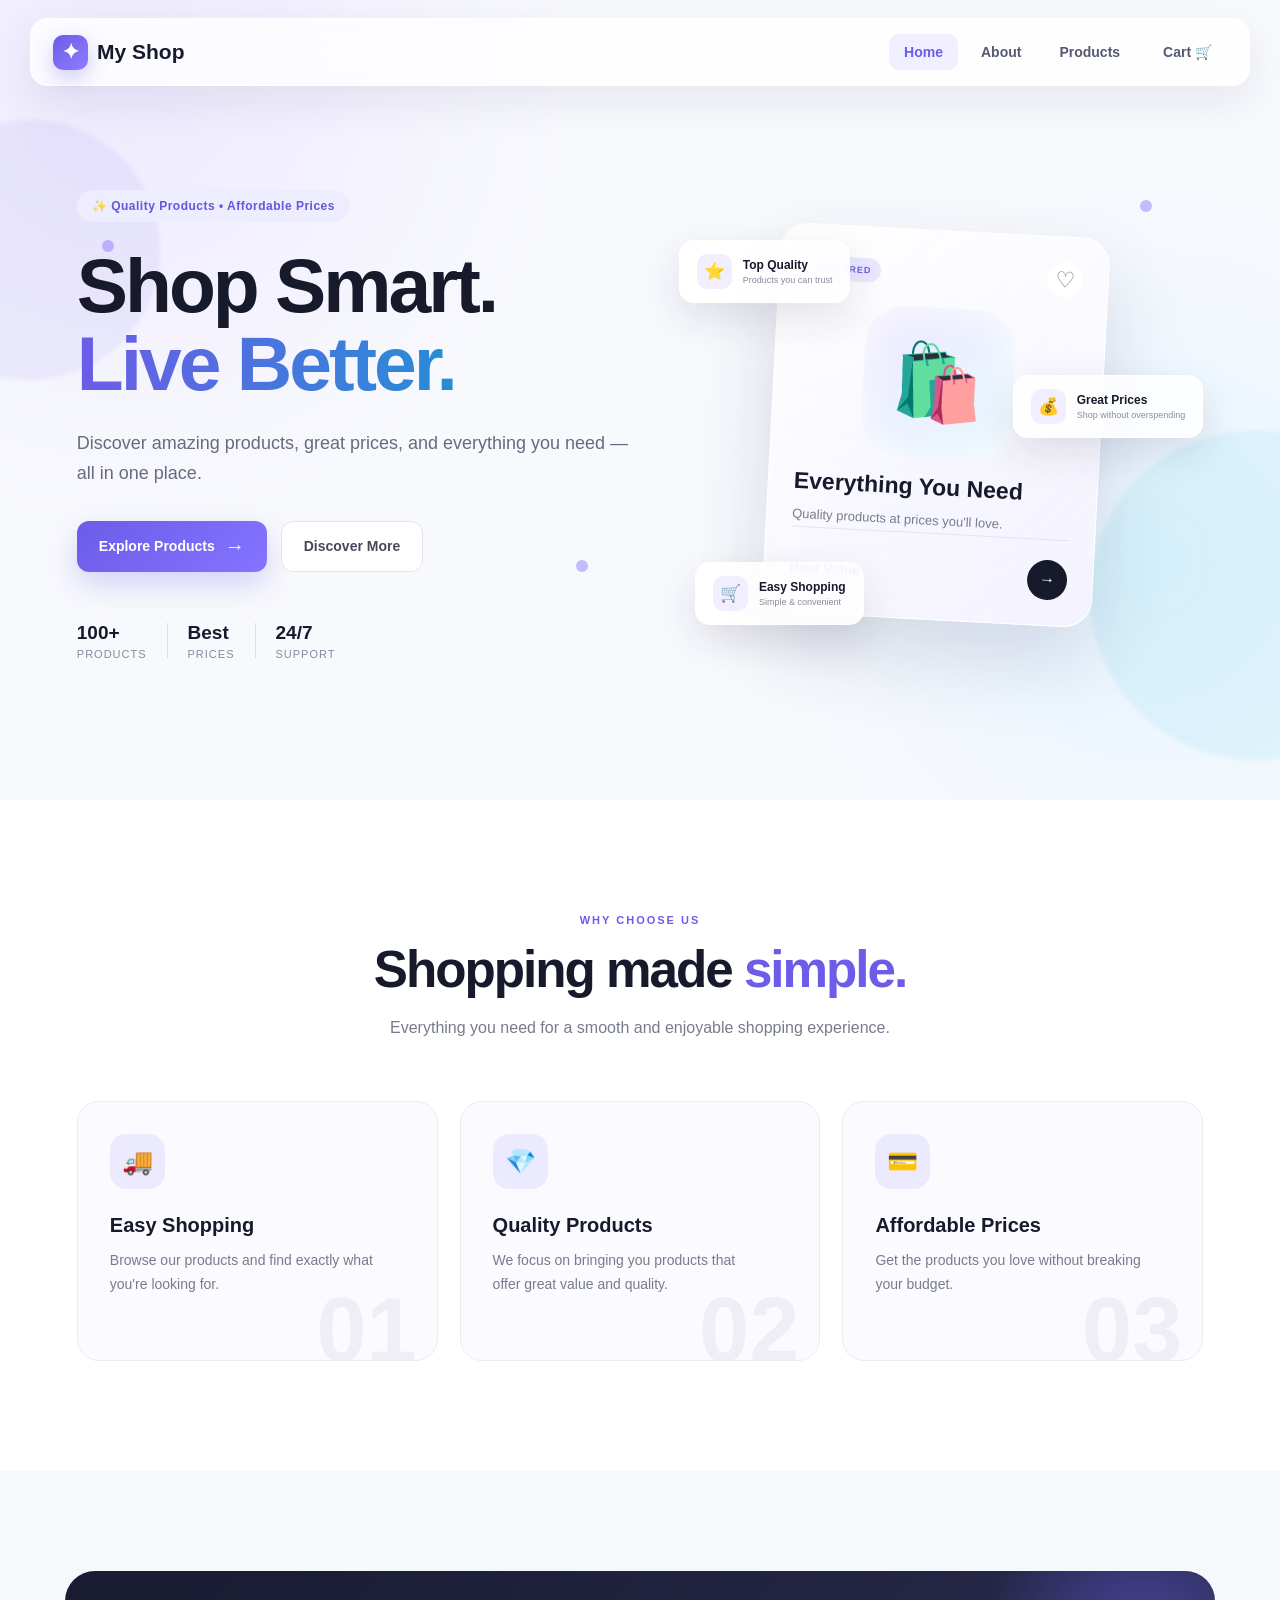
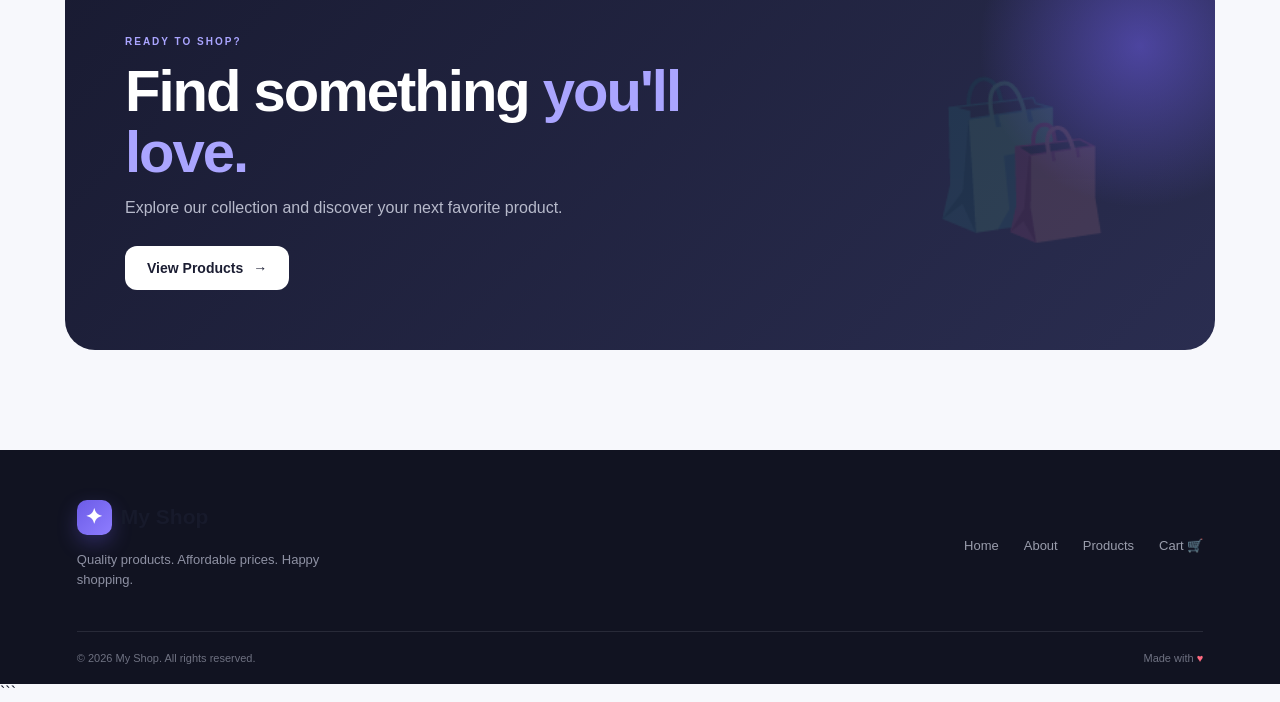
<file: index.html>
<!DOCTYPE html>
<html lang="en">
<head>
    <meta charset="UTF-8">
    <meta name="viewport" content="width=device-width, initial-scale=1.0">

    <title>My Shop - Home</title>

    <link rel="stylesheet" href="index.css">
</head>

<body>

    <!-- ================= NAVBAR ================= -->

    <header class="navbar">

        <div class="logo">
            <span class="logo-icon">✦</span>
            <span>My Shop</span>
        </div>

        <nav class="nav-links">
            <a href="index.html" class="active">Home</a>
            <a href="about.html">About</a>
            <a href="products.html">Products</a>
            <a href="cart.html" class="cart-link">
                Cart <span>🛒</span>
            </a>
        </nav>

        <button class="menu-toggle" aria-label="Toggle menu">
            ☰
        </button>

    </header>


    <!-- ================= HERO SECTION ================= -->

    <main>

        <section class="hero">

            <!-- Background decorations -->

            <div class="gradient-circle circle-one"></div>
            <div class="gradient-circle circle-two"></div>

            <div class="floating-shape shape-one"></div>
            <div class="floating-shape shape-two"></div>
            <div class="floating-shape shape-three"></div>


            <!-- Hero Content -->

            <div class="hero-content">

                <div class="hero-badge">
                    ✨ Quality Products • Affordable Prices
                </div>

                <h1>
                    Shop Smart.
                    <span>Live Better.</span>
                </h1>

                <p>
                    Discover amazing products, great prices,
                    and everything you need — all in one place.
                </p>

                <div class="hero-buttons">

                    <a href="products.html" class="btn primary-btn">
                        Explore Products
                        <span>→</span>
                    </a>

                    <a href="about.html" class="btn secondary-btn">
                        Discover More
                    </a>

                </div>

                <div class="trust-row">

                    <div class="trust-item">
                        <strong>100+</strong>
                        <span>Products</span>
                    </div>

                    <div class="divider"></div>

                    <div class="trust-item">
                        <strong>Best</strong>
                        <span>Prices</span>
                    </div>

                    <div class="divider"></div>

                    <div class="trust-item">
                        <strong>24/7</strong>
                        <span>Support</span>
                    </div>

                </div>

            </div>


            <!-- ================= HERO VISUAL ================= -->

            <div class="hero-visual">

                <div class="visual-glow"></div>

                <div class="main-product-card">

                    <div class="product-top">
                        <span class="product-tag">FEATURED</span>
                        <span class="heart">♡</span>
                    </div>

                    <div class="product-icon">
                        🛍️
                    </div>

                    <h3>Everything You Need</h3>

                    <p>
                        Quality products at prices
                        you'll love.
                    </p>

                    <div class="product-bottom">

                        <span class="price">
                            Best Value
                        </span>

                        <span class="arrow-circle">
                            →
                        </span>

                    </div>

                </div>


                <!-- Floating Cards -->

                <div class="floating-card card-one">
                    <span>⭐</span>
                    <div>
                        <strong>Top Quality</strong>
                        <small>Products you can trust</small>
                    </div>
                </div>

                <div class="floating-card card-two">
                    <span>💰</span>
                    <div>
                        <strong>Great Prices</strong>
                        <small>Shop without overspending</small>
                    </div>
                </div>

                <div class="floating-card card-three">
                    <span>🛒</span>
                    <div>
                        <strong>Easy Shopping</strong>
                        <small>Simple & convenient</small>
                    </div>
                </div>

            </div>

        </section>


        <!-- ================= FEATURES ================= -->

        <section class="features">

            <div class="section-heading reveal">

                <span>WHY CHOOSE US</span>

                <h2>
                    Shopping made
                    <span>simple.</span>
                </h2>

                <p>
                    Everything you need for a smooth
                    and enjoyable shopping experience.
                </p>

            </div>


            <div class="feature-grid">

                <div class="feature-card reveal">

                    <div class="feature-icon">
                        🚚
                    </div>

                    <h3>Easy Shopping</h3>

                    <p>
                        Browse our products and find
                        exactly what you're looking for.
                    </p>

                    <div class="card-number">01</div>

                </div>


                <div class="feature-card reveal">

                    <div class="feature-icon">
                        💎
                    </div>

                    <h3>Quality Products</h3>

                    <p>
                        We focus on bringing you products
                        that offer great value and quality.
                    </p>

                    <div class="card-number">02</div>

                </div>


                <div class="feature-card reveal">

                    <div class="feature-icon">
                        💳
                    </div>

                    <h3>Affordable Prices</h3>

                    <p>
                        Get the products you love without
                        breaking your budget.
                    </p>

                    <div class="card-number">03</div>

                </div>

            </div>

        </section>


        <!-- ================= CTA ================= -->

        <section class="cta reveal">

            <div class="cta-glow"></div>

            <div class="cta-content">

                <span class="cta-label">
                    READY TO SHOP?
                </span>

                <h2>
                    Find something
                    <span>you'll love.</span>
                </h2>

                <p>
                    Explore our collection and discover
                    your next favorite product.
                </p>

                <a href="products.html" class="btn cta-btn">
                    View Products
                    <span>→</span>
                </a>

            </div>

            <div class="cta-decoration">
                🛍️
            </div>

        </section>

    </main>


    <!-- ================= FOOTER ================= -->

    <footer>

        <div class="footer-content">

            <div class="footer-brand">

                <div class="logo">
                    <span class="logo-icon">✦</span>
                    <span>My Shop</span>
                </div>

                <p>
                    Quality products.
                    Affordable prices.
                    Happy shopping.
                </p>

            </div>


            <div class="footer-links">

                <a href="index.html">Home</a>
                <a href="about.html">About</a>
                <a href="products.html">Products</a>
                <a href="cart.html">Cart 🛒</a>

            </div>

        </div>


        <div class="footer-bottom">

            <p>
                © 2026 My Shop. All rights reserved.
            </p>

            <p>
                Made with <span>♥</span>
            </p>

        </div>

    </footer>


    <script src="index.js"></script>

</body>
</html>
```
</file>
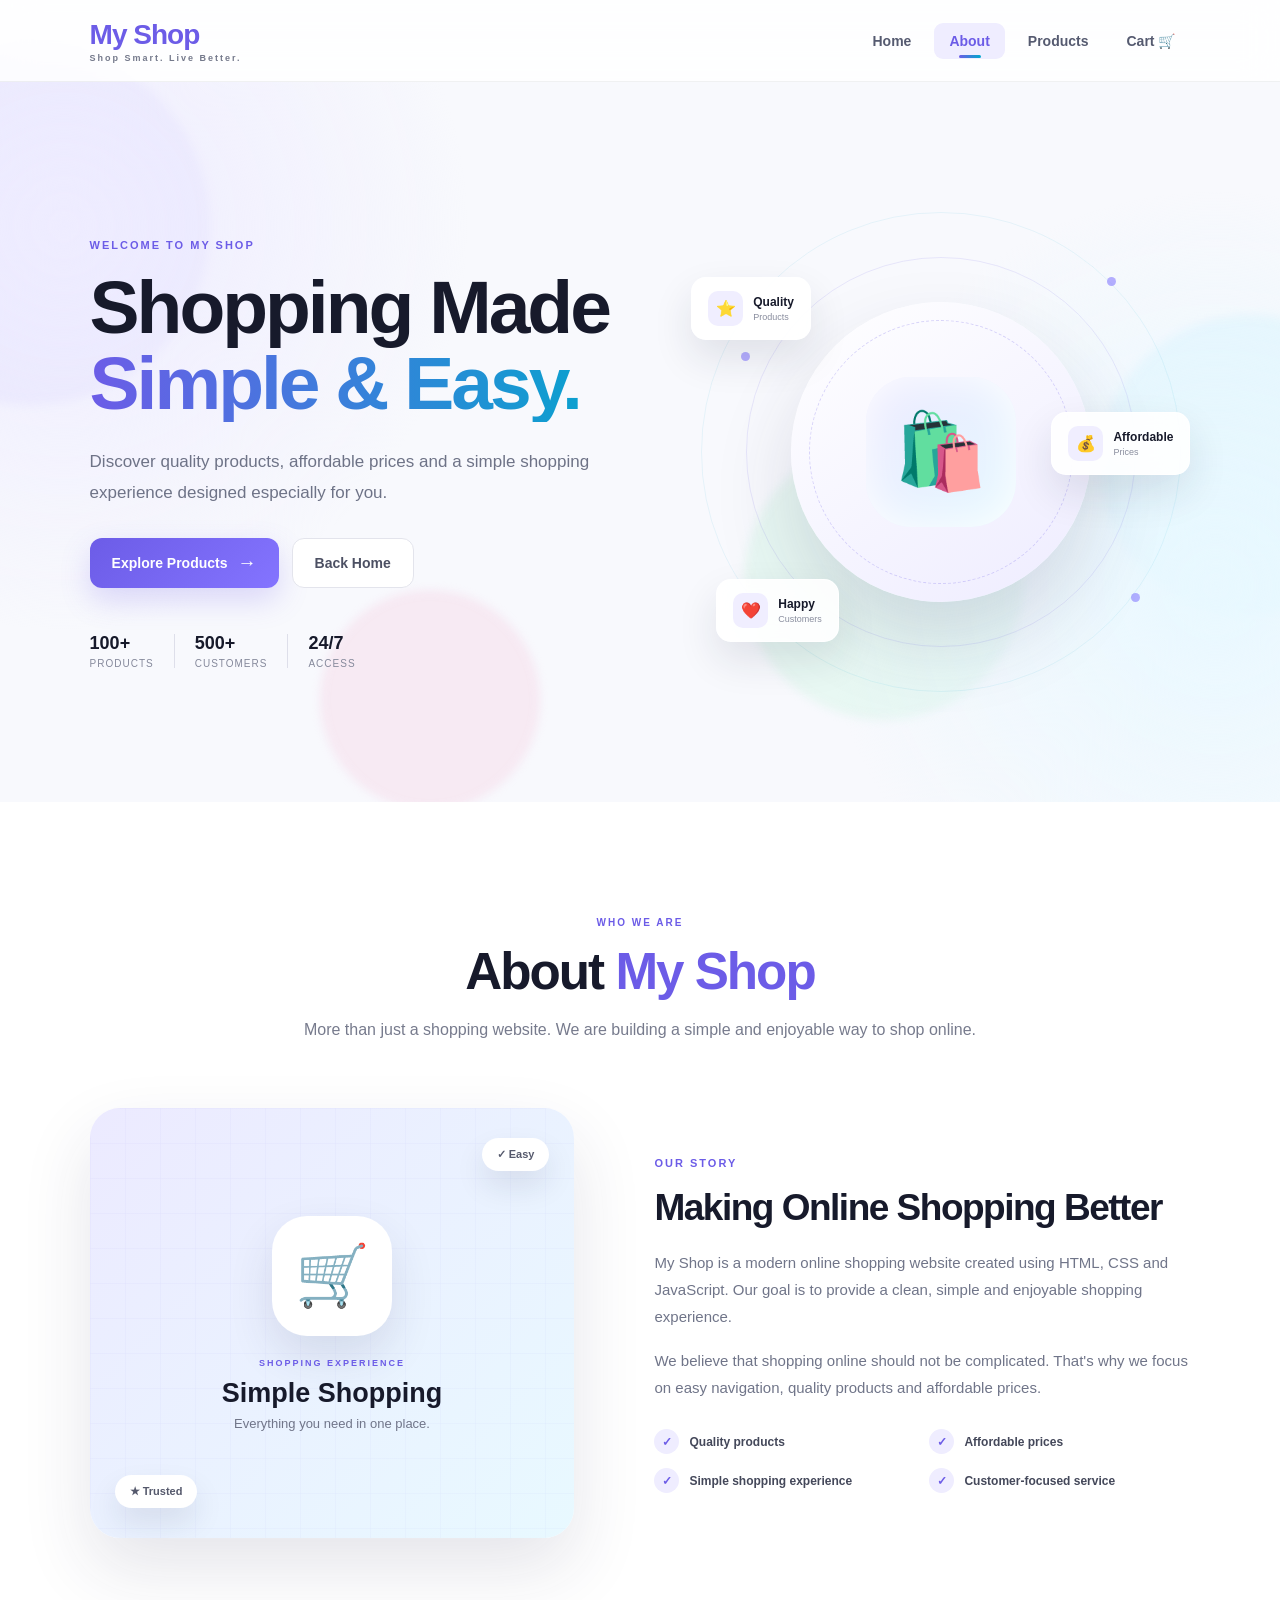
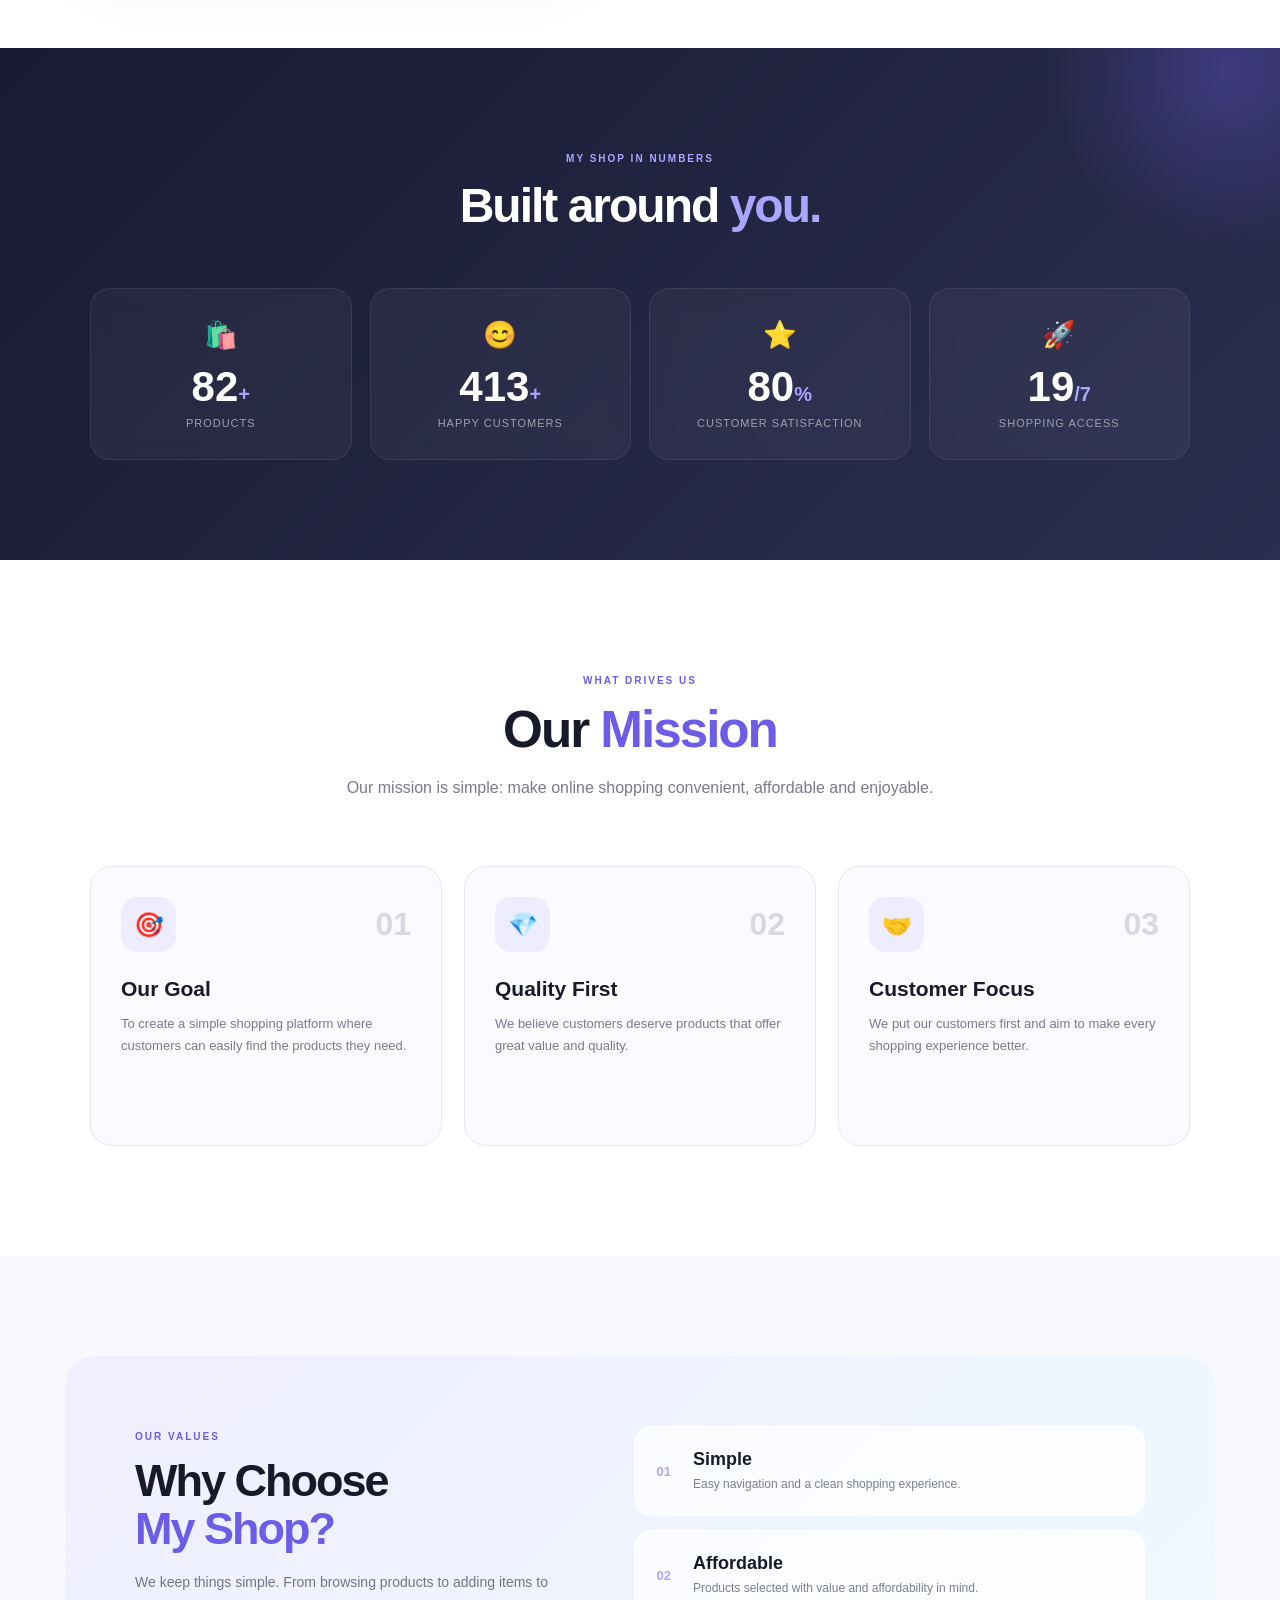
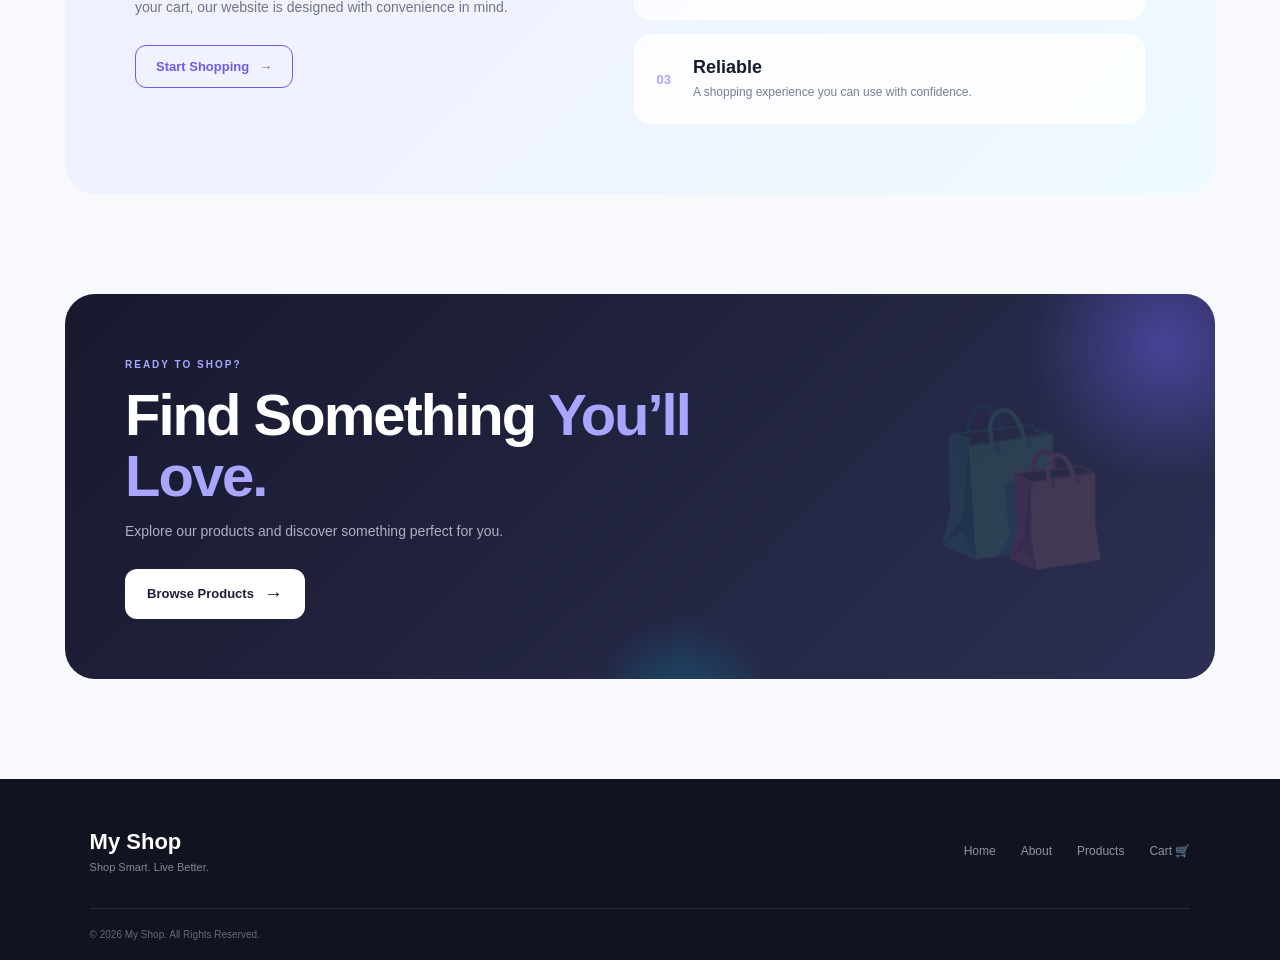
<file: about.html>
<!DOCTYPE html>
<html lang="en">

<head>

    <meta charset="UTF-8">

    <meta name="viewport"
          content="width=device-width, initial-scale=1.0">

    <meta name="description"
          content="Learn more about My Shop, our mission, values and commitment to quality products.">

    <title>About - My Shop</title>

    <link rel="stylesheet" href="about.css">

</head>


<body>


<!-- =====================================================
     ANIMATED BACKGROUND
===================================================== -->

<div class="background-shapes">

    <span class="shape shape-1"></span>
    <span class="shape shape-2"></span>
    <span class="shape shape-3"></span>
    <span class="shape shape-4"></span>

</div>



<!-- =====================================================
     HEADER
===================================================== -->

<header class="header">

    <div class="logo">

        <h1>My Shop</h1>

        <span>Shop Smart. Live Better.</span>

    </div>


    <nav>

        <a href="index.html">
            Home
        </a>

        <a href="about.html"
           class="active">
            About
        </a>

        <a href="products.html">
            Products
        </a>

        <a href="cart.html">
            Cart 🛒
        </a>

    </nav>


    <button class="menu-toggle"
            aria-label="Open navigation menu">

        ☰

    </button>

</header>



<!-- =====================================================
     MAIN
===================================================== -->

<main>



<!-- =====================================================
     ABOUT HERO
===================================================== -->

<section class="about-hero">


    <div class="hero-content reveal">

        <span class="small-title">
            WELCOME TO MY SHOP
        </span>


        <h2>

            Shopping Made

            <span>
                Simple & Easy.
            </span>

        </h2>


        <p>

            Discover quality products, affordable prices
            and a simple shopping experience designed
            especially for you.

        </p>


        <div class="hero-actions">

            <a href="products.html"
               class="hero-button">

                Explore Products

                <span>→</span>

            </a>


            <a href="index.html"
               class="hero-button secondary">

                Back Home

            </a>

        </div>


        <div class="hero-mini-stats">

            <div>

                <strong>100+</strong>

                <span>Products</span>

            </div>


            <div class="mini-divider"></div>


            <div>

                <strong>500+</strong>

                <span>Customers</span>

            </div>


            <div class="mini-divider"></div>


            <div>

                <strong>24/7</strong>

                <span>Access</span>

            </div>

        </div>

    </div>



    <!-- HERO VISUAL -->

    <div class="hero-visual reveal">


        <div class="orbit orbit-one"></div>

        <div class="orbit orbit-two"></div>


        <div class="shopping-circle">

            <div class="circle-ring"></div>

            <div class="cart-icon">
                🛍️
            </div>

        </div>


        <!-- Floating card -->

        <div class="floating-card card-one">

            <span>⭐</span>

            <div>

                <strong>
                    Quality
                </strong>

                <small>
                    Products
                </small>

            </div>

        </div>


        <div class="floating-card card-two">

            <span>💰</span>

            <div>

                <strong>
                    Affordable
                </strong>

                <small>
                    Prices
                </small>

            </div>

        </div>


        <div class="floating-card card-three">

            <span>❤️</span>

            <div>

                <strong>
                    Happy
                </strong>

                <small>
                    Customers
                </small>

            </div>

        </div>


        <div class="floating-dot dot-one"></div>
        <div class="floating-dot dot-two"></div>
        <div class="floating-dot dot-three"></div>

    </div>

</section>



<!-- =====================================================
     WHO WE ARE
===================================================== -->

<section class="about-section">


    <div class="section-heading reveal">

        <span>
            WHO WE ARE
        </span>

        <h2>

            About

            <strong>
                My Shop
            </strong>

        </h2>

        <p>

            More than just a shopping website.
            We are building a simple and enjoyable
            way to shop online.

        </p>

    </div>



    <div class="about-grid">


        <!-- VISUAL -->

        <div class="about-image reveal">


            <div class="image-box">


                <div class="image-grid"></div>


                <div class="image-content">

                    <span class="big-icon">
                        🛒
                    </span>

                    <span class="image-label">
                        SHOPPING EXPERIENCE
                    </span>

                    <h3>
                        Simple Shopping
                    </h3>

                    <p>
                        Everything you need
                        in one place.
                    </p>

                </div>


                <div class="visual-badge badge-top">
                    ✓ Easy
                </div>

                <div class="visual-badge badge-bottom">
                    ★ Trusted
                </div>


            </div>

        </div>



        <!-- TEXT -->

        <div class="about-text reveal">


            <span class="content-label">
                OUR STORY
            </span>


            <h3>
                Making Online
                Shopping Better
            </h3>


            <p>

                My Shop is a modern online shopping
                website created using HTML, CSS and
                JavaScript. Our goal is to provide a
                clean, simple and enjoyable shopping
                experience.

            </p>


            <p>

                We believe that shopping online should
                not be complicated. That's why we focus
                on easy navigation, quality products and
                affordable prices.

            </p>


            <div class="check-list">


                <div>

                    <span>✓</span>

                    <p>
                        Quality products
                    </p>

                </div>


                <div>

                    <span>✓</span>

                    <p>
                        Affordable prices
                    </p>

                </div>


                <div>

                    <span>✓</span>

                    <p>
                        Simple shopping experience
                    </p>

                </div>


                <div>

                    <span>✓</span>

                    <p>
                        Customer-focused service
                    </p>

                </div>


            </div>


        </div>

    </div>

</section>



<!-- =====================================================
     STATISTICS
===================================================== -->

<section class="stats-section">


    <div class="stats-heading reveal">

        <span>
            MY SHOP IN NUMBERS
        </span>

        <h2>
            Built around
            <strong>you.</strong>
        </h2>

    </div>


    <div class="stats-container">


        <div class="stat-card reveal">

            <span class="stat-icon">
                🛍️
            </span>

            <div class="stat-number">

                <h3 class="counter"
                    data-target="100">
                    0
                </h3>

                <span class="plus">
                    +
                </span>

            </div>

            <p>
                Products
            </p>

        </div>



        <div class="stat-card reveal">

            <span class="stat-icon">
                😊
            </span>

            <div class="stat-number">

                <h3 class="counter"
                    data-target="500">
                    0
                </h3>

                <span class="plus">
                    +
                </span>

            </div>

            <p>
                Happy Customers
            </p>

        </div>



        <div class="stat-card reveal">

            <span class="stat-icon">
                ⭐
            </span>

            <div class="stat-number">

                <h3 class="counter"
                    data-target="98">
                    0
                </h3>

                <span class="percent">
                    %
                </span>

            </div>

            <p>
                Customer Satisfaction
            </p>

        </div>



        <div class="stat-card reveal">

            <span class="stat-icon">
                🚀
            </span>

            <div class="stat-number">

                <h3 class="counter"
                    data-target="24">
                    0
                </h3>

                <span class="plus">
                    /7
                </span>

            </div>

            <p>
                Shopping Access
            </p>

        </div>


    </div>

</section>



<!-- =====================================================
     MISSION
===================================================== -->

<section class="mission-section">


    <div class="section-heading reveal">

        <span>
            WHAT DRIVES US
        </span>

        <h2>

            Our

            <strong>
                Mission
            </strong>

        </h2>

        <p>

            Our mission is simple: make online shopping
            convenient, affordable and enjoyable.

        </p>

    </div>



    <div class="mission-cards">


        <div class="mission-card reveal">

            <div class="mission-top">

                <div class="mission-icon">
                    🎯
                </div>

                <span>
                    01
                </span>

            </div>

            <h3>
                Our Goal
            </h3>

            <p>

                To create a simple shopping platform
                where customers can easily find the
                products they need.

            </p>

            <div class="mission-line"></div>

        </div>



        <div class="mission-card reveal">

            <div class="mission-top">

                <div class="mission-icon">
                    💎
                </div>

                <span>
                    02
                </span>

            </div>

            <h3>
                Quality First
            </h3>

            <p>

                We believe customers deserve products
                that offer great value and quality.

            </p>

            <div class="mission-line"></div>

        </div>



        <div class="mission-card reveal">

            <div class="mission-top">

                <div class="mission-icon">
                    🤝
                </div>

                <span>
                    03
                </span>

            </div>

            <h3>
                Customer Focus
            </h3>

            <p>

                We put our customers first and aim to
                make every shopping experience better.

            </p>

            <div class="mission-line"></div>

        </div>


    </div>

</section>



<!-- =====================================================
     VALUES
===================================================== -->

<section class="values-section">


    <div class="values-content reveal">

        <span>
            OUR VALUES
        </span>


        <h2>

            Why Choose

            <strong>
                My Shop?
            </strong>

        </h2>


        <p>

            We keep things simple. From browsing
            products to adding items to your cart,
            our website is designed with convenience
            in mind.

        </p>


        <a href="products.html"
           class="outline-button">

            Start Shopping

            <span>→</span>

        </a>

    </div>



    <div class="values-list">


        <div class="value-item reveal">

            <span>
                01
            </span>

            <div>

                <h3>
                    Simple
                </h3>

                <p>
                    Easy navigation and a clean
                    shopping experience.
                </p>

            </div>

        </div>



        <div class="value-item reveal">

            <span>
                02
            </span>

            <div>

                <h3>
                    Affordable
                </h3>

                <p>
                    Products selected with value
                    and affordability in mind.
                </p>

            </div>

        </div>



        <div class="value-item reveal">

            <span>
                03
            </span>

            <div>

                <h3>
                    Reliable
                </h3>

                <p>
                    A shopping experience you can
                    use with confidence.
                </p>

            </div>

        </div>


    </div>

</section>



<!-- =====================================================
     CTA
===================================================== -->

<section class="cta-section reveal">


    <div class="cta-orb orb-one"></div>

    <div class="cta-orb orb-two"></div>


    <div class="cta-content">

        <span>
            READY TO SHOP?
        </span>


        <h2>

            Find Something

            <strong>
                You’ll Love.
            </strong>

        </h2>


        <p>

            Explore our products and discover
            something perfect for you.

        </p>


        <a href="products.html"
           class="cta-button">

            Browse Products

            <span>
                →
            </span>

        </a>

    </div>


    <div class="cta-icon">

        🛍️

    </div>


</section>


</main>



<!-- =====================================================
     FOOTER
===================================================== -->

<footer>


    <div class="footer-content">


        <div class="footer-brand">

            <h2>
                My Shop
            </h2>

            <p>
                Shop Smart. Live Better.
            </p>

        </div>


        <div class="footer-links">

            <a href="index.html">
                Home
            </a>

            <a href="about.html">
                About
            </a>

            <a href="products.html">
                Products
            </a>

            <a href="cart.html">
                Cart 🛒
            </a>

        </div>


    </div>


    <div class="footer-bottom">

        <p>
            © 2026 My Shop. All Rights Reserved.
        </p>

    </div>


</footer>



<script src="about.js"></script>

</body>

</html>
</file>
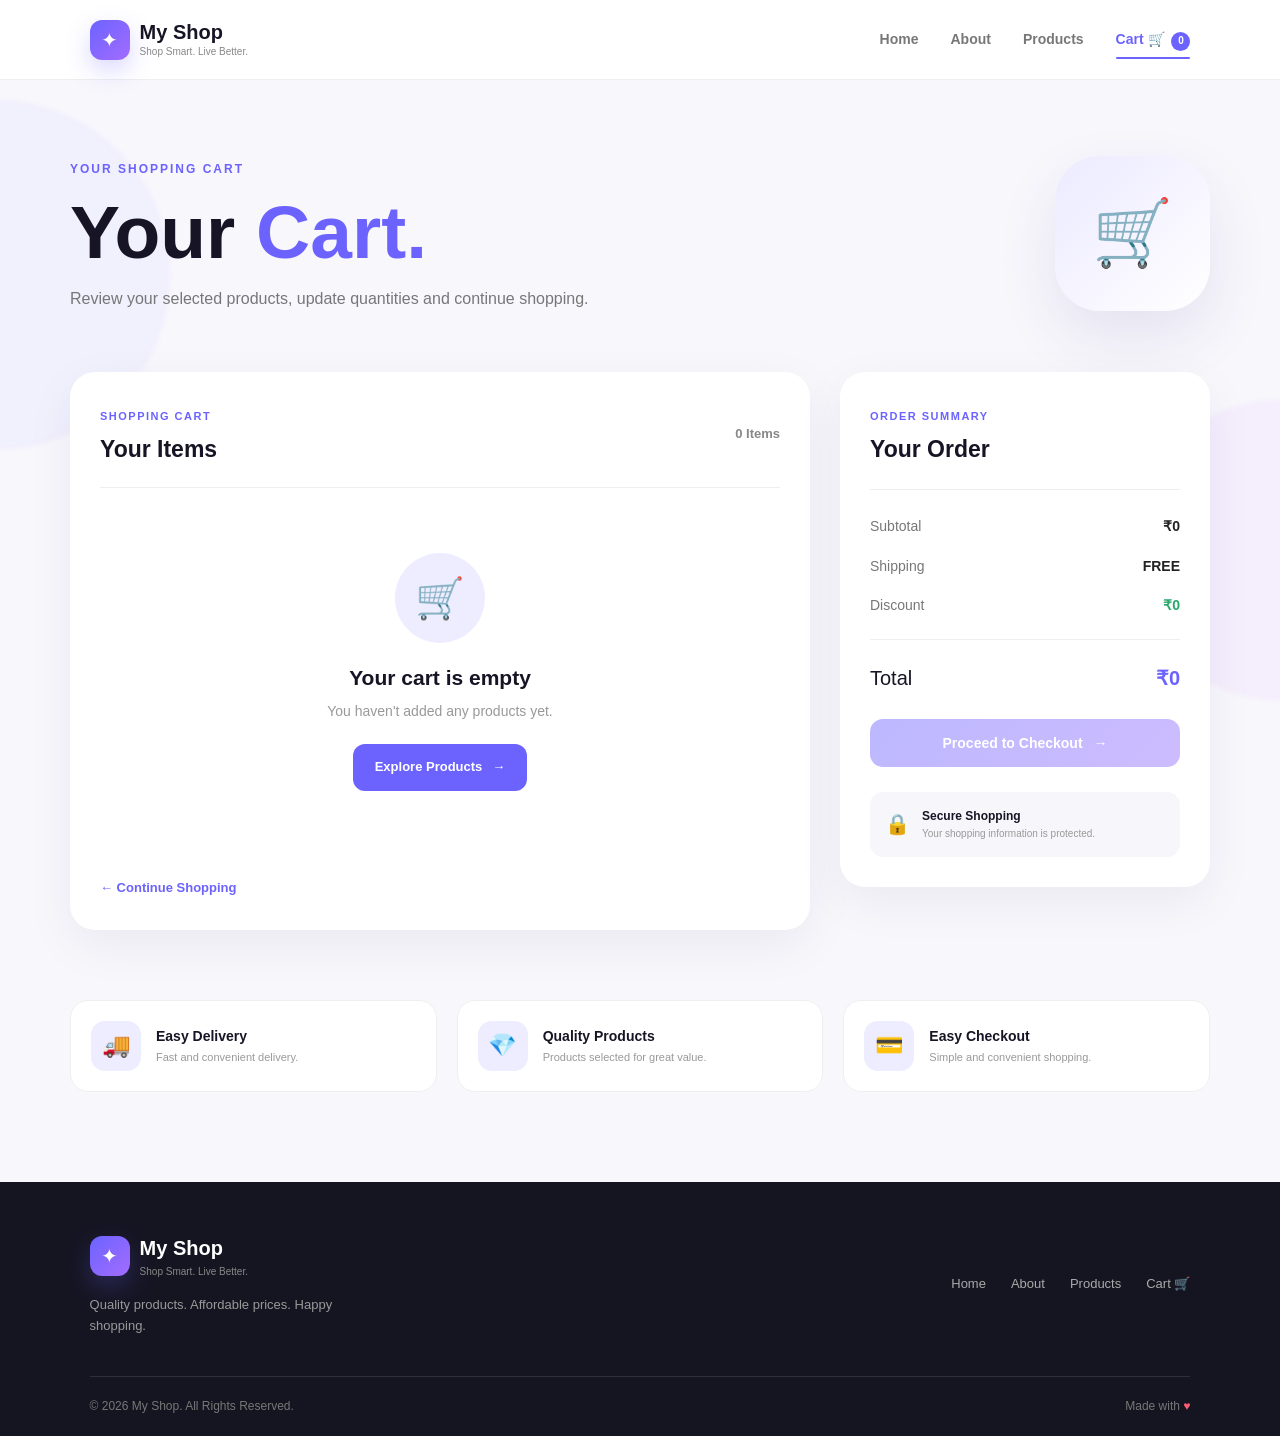
<file: cart.html>
<!DOCTYPE html>
<html lang="en">

<head>

    <meta charset="UTF-8">

    <meta name="viewport"
          content="width=device-width, initial-scale=1.0">

    <meta name="description"
          content="My Shop shopping cart - review your selected products and order.">

    <title>Cart - My Shop</title>

    <link rel="stylesheet" href="cart.css">

</head>


<body>


<!-- =====================================================
     BACKGROUND
===================================================== -->

<div class="background-shapes">

    <span class="shape shape-1"></span>
    <span class="shape shape-2"></span>
    <span class="shape shape-3"></span>

</div>



<!-- =====================================================
     HEADER
===================================================== -->

<header class="header">

    <div class="logo">

        <span class="logo-icon">✦</span>

        <div>
            <h1>My Shop</h1>
            <span>Shop Smart. Live Better.</span>
        </div>

    </div>


    <nav class="nav-links">

        <a href="index.html">
            Home
        </a>

        <a href="about.html">
            About
        </a>

        <a href="products.html">
            Products
        </a>

        <a href="cart.html" class="active">
            Cart 🛒
            <span id="cart-count">0</span>
        </a>

    </nav>


    <button class="menu-toggle"
            id="menu-toggle"
            aria-label="Open navigation menu">

        ☰

    </button>

</header>



<!-- =====================================================
     MAIN
===================================================== -->

<main>


<!-- =====================================================
     CART HERO
===================================================== -->

<section class="cart-hero">

    <div class="hero-content">

        <span class="small-title">
            YOUR SHOPPING CART
        </span>

        <h2>

            Your

            <span>
                Cart.
            </span>

        </h2>

        <p>
            Review your selected products,
            update quantities and continue shopping.
        </p>

    </div>


    <div class="cart-hero-icon">

        🛒

    </div>

</section>



<!-- =====================================================
     CART AREA
===================================================== -->

<section class="cart-section">


    <!-- =================================================
         CART ITEMS
    ================================================== -->

    <div class="cart-container">

        <div class="cart-heading">

            <div>

                <span>
                    SHOPPING CART
                </span>

                <h3>
                    Your Items
                </h3>

            </div>

            <strong id="items-count">
                0 Items
            </strong>

        </div>


        <!-- Products appear here -->

        <div id="cart-items"
             class="cart-items">
        </div>


        <!-- Empty cart -->

        <div id="empty-cart"
             class="empty-cart">

            <div class="empty-icon">
                🛒
            </div>

            <h3>
                Your cart is empty
            </h3>

            <p>
                You haven't added any products yet.
            </p>

            <a href="products.html"
               class="shop-button">

                Explore Products
                <span>→</span>

            </a>

        </div>


        <a href="products.html"
           class="continue-shopping">

            ← Continue Shopping

        </a>

    </div>



    <!-- =================================================
         ORDER SUMMARY
    ================================================== -->

    <aside class="summary-container">

        <div class="summary-heading">

            <span>
                ORDER SUMMARY
            </span>

            <h3>
                Your Order
            </h3>

        </div>


        <div class="summary-row">

            <span>
                Subtotal
            </span>

            <strong id="subtotal">
                ₹0
            </strong>

        </div>


        <div class="summary-row">

            <span>
                Shipping
            </span>

            <strong id="shipping">
                ₹0
            </strong>

        </div>


        <div class="summary-row discount">

            <span>
                Discount
            </span>

            <strong id="discount">
                ₹0
            </strong>

        </div>


        <div class="summary-divider"></div>


        <div class="total-row">

            <span>
                Total
            </span>

            <strong id="total">
                ₹0
            </strong>

        </div>


        <button id="checkout-btn"
                class="checkout-button"
                disabled>

            Proceed to Checkout

            <span>→</span>

        </button>


        <div class="secure-payment">

            <span class="secure-icon">
                🔒
            </span>

            <div>

                <strong>
                    Secure Shopping
                </strong>

                <small>
                    Your shopping information is protected.
                </small>

            </div>

        </div>

    </aside>


</section>



<!-- =====================================================
     BENEFITS
===================================================== -->

<section class="cart-benefits">

    <div class="benefit-card">

        <div class="benefit-icon">
            🚚
        </div>

        <div>

            <h3>
                Easy Delivery
            </h3>

            <p>
                Fast and convenient delivery.
            </p>

        </div>

    </div>


    <div class="benefit-card">

        <div class="benefit-icon">
            💎
        </div>

        <div>

            <h3>
                Quality Products
            </h3>

            <p>
                Products selected for great value.
            </p>

        </div>

    </div>


    <div class="benefit-card">

        <div class="benefit-icon">
            💳
        </div>

        <div>

            <h3>
                Easy Checkout
            </h3>

            <p>
                Simple and convenient shopping.
            </p>

        </div>

    </div>

</section>


</main>



<!-- =====================================================
     FOOTER
===================================================== -->

<footer>

    <div class="footer-content">


        <div class="footer-brand">

            <div class="logo">

                <span class="logo-icon">
                    ✦
                </span>

                <div>

                    <h2>
                        My Shop
                    </h2>

                    <span>
                        Shop Smart. Live Better.
                    </span>

                </div>

            </div>

            <p>
                Quality products.
                Affordable prices.
                Happy shopping.
            </p>

        </div>


        <div class="footer-links">

            <a href="index.html">
                Home
            </a>

            <a href="about.html">
                About
            </a>

            <a href="products.html">
                Products
            </a>

            <a href="cart.html">
                Cart 🛒
            </a>

        </div>

    </div>


    <div class="footer-bottom">

        <p>
            © 2026 My Shop. All Rights Reserved.
        </p>

        <p>
            Made with <span>♥</span>
        </p>

    </div>

</footer>



<script src="cart.js"></script>

</body>

</html>
</file>
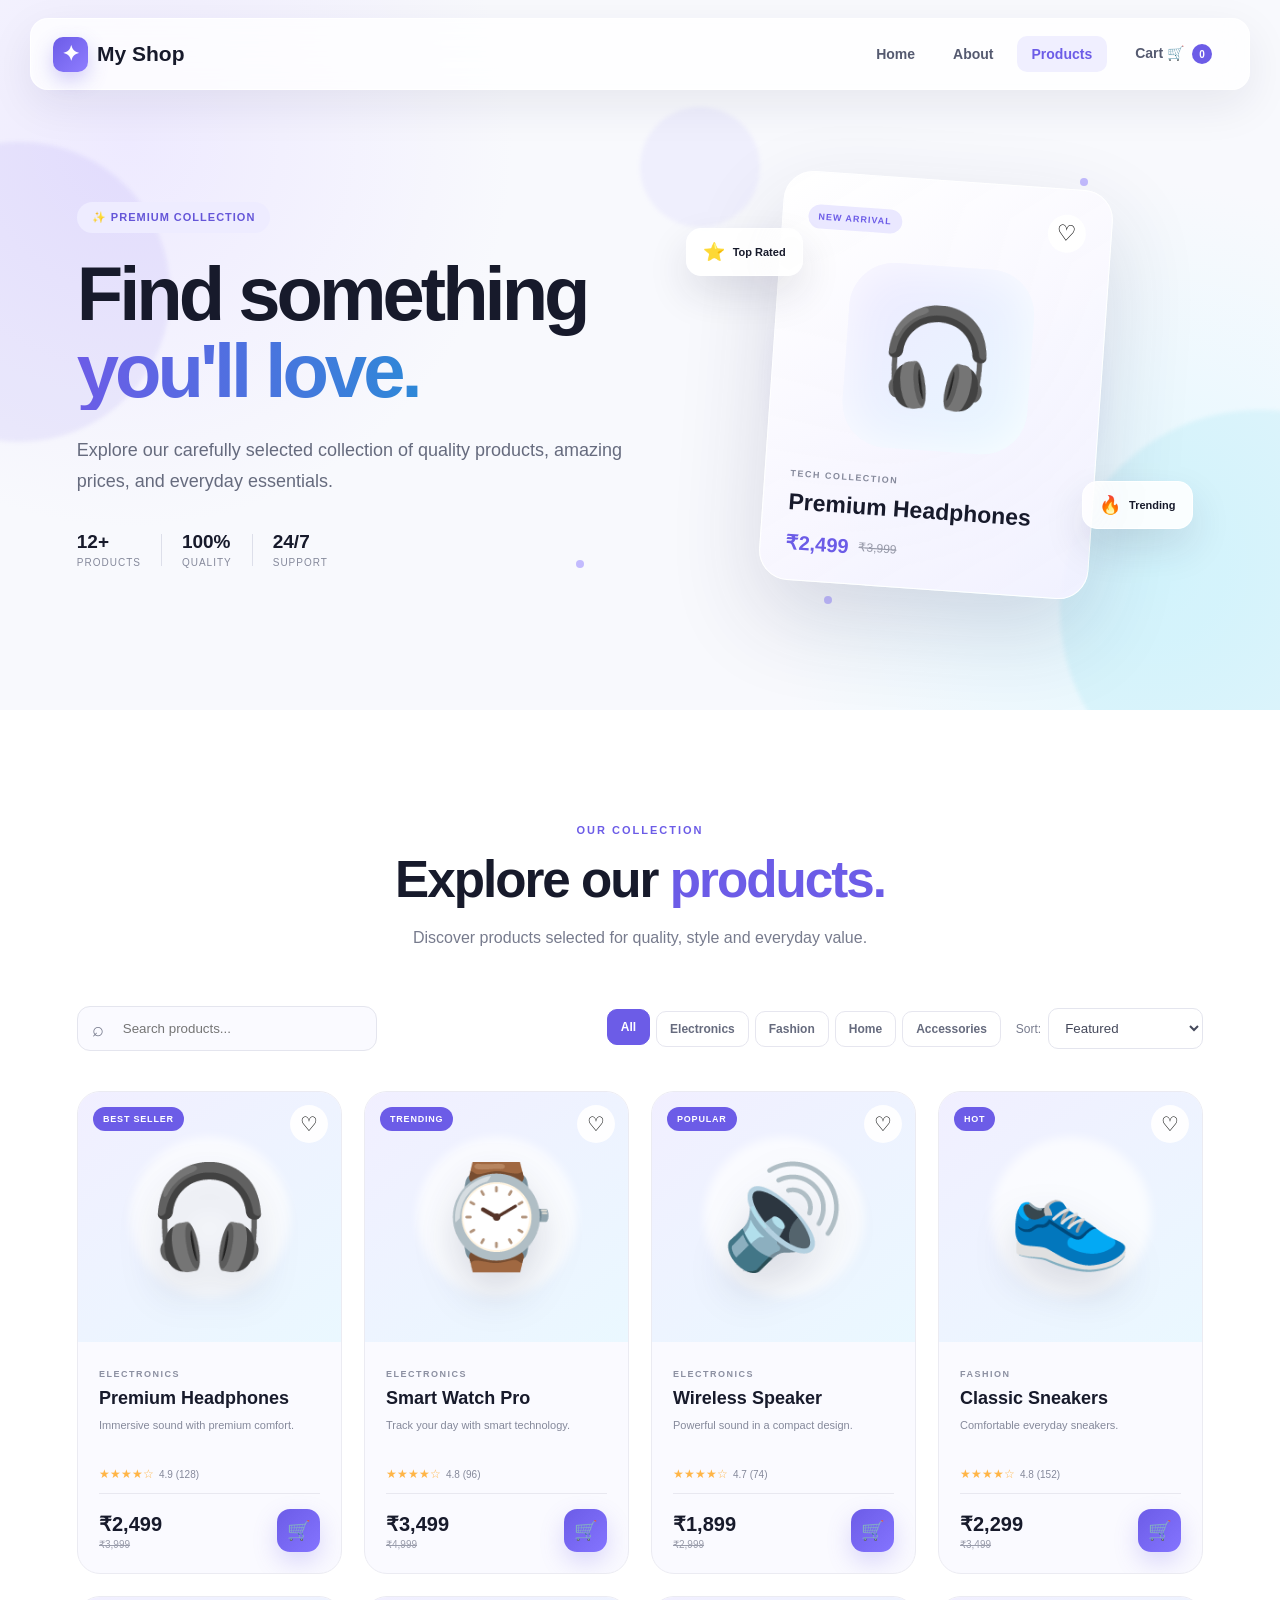
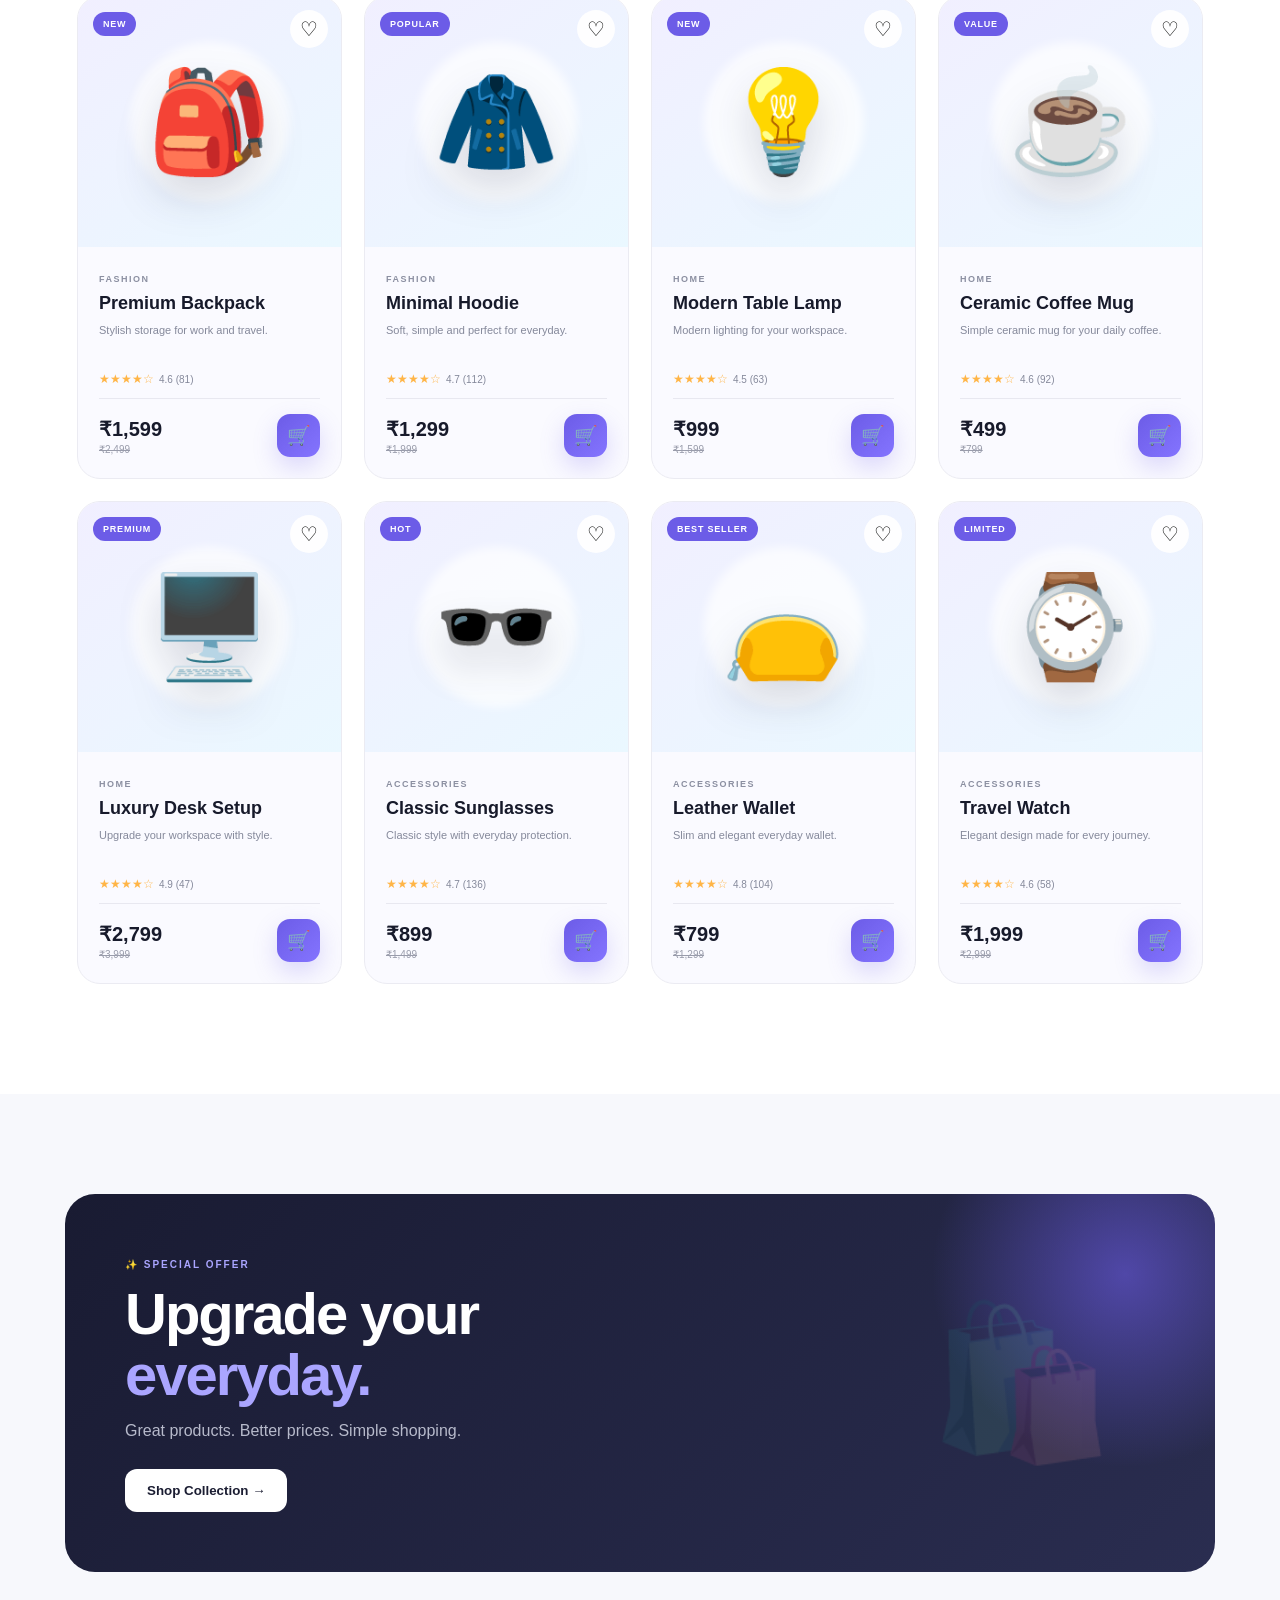
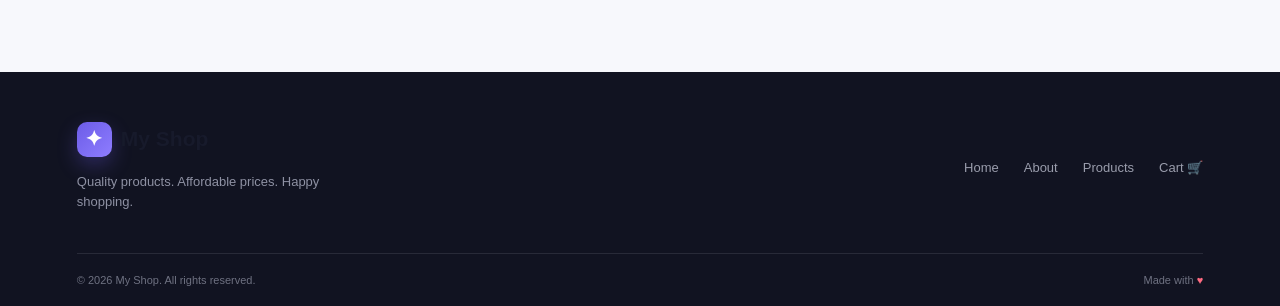
<file: products.html>
<!DOCTYPE html>
<html lang="en">

<head>
    <meta charset="UTF-8">
    <meta name="viewport" content="width=device-width, initial-scale=1.0">

    <title>My Shop - Products</title>

    <link rel="stylesheet" href="products.css">
</head>

<body>

    <!-- ================= NAVBAR ================= -->

    <header class="navbar">

        <div class="logo">
            <span class="logo-icon">✦</span>
            <span>My Shop</span>
        </div>

        <nav class="nav-links">
            <a href="index.html">Home</a>
            <a href="about.html">About</a>
            <a href="products.html" class="active">Products</a>

            <a href="cart.html" class="cart-link">
                Cart 🛒
                <span class="cart-count">0</span>
            </a>
        </nav>

        <button class="menu-toggle" aria-label="Toggle menu">
            ☰
        </button>

    </header>


    <!-- ================= PRODUCT HERO ================= -->

    <main>

        <section class="products-hero">

            <div class="hero-orb orb-one"></div>
            <div class="hero-orb orb-two"></div>
            <div class="hero-orb orb-three"></div>

            <div class="hero-particle particle-one"></div>
            <div class="hero-particle particle-two"></div>
            <div class="hero-particle particle-three"></div>
            <div class="hero-particle particle-four"></div>

            <div class="products-hero-content">

                <div class="hero-badge">
                    ✨ PREMIUM COLLECTION
                </div>

                <h1>
                    Find something
                    <span>you'll love.</span>
                </h1>

                <p>
                    Explore our carefully selected collection
                    of quality products, amazing prices,
                    and everyday essentials.
                </p>

                <div class="hero-stats">

                    <div>
                        <strong id="heroProductCount">12+</strong>
                        <span>Products</span>
                    </div>

                    <div class="stat-line"></div>

                    <div>
                        <strong>100%</strong>
                        <span>Quality</span>
                    </div>

                    <div class="stat-line"></div>

                    <div>
                        <strong>24/7</strong>
                        <span>Support</span>
                    </div>

                </div>

            </div>


            <!-- Floating visual -->

            <div class="hero-product-showcase">

                <div class="showcase-glow"></div>

                <div class="showcase-card">

                    <div class="showcase-top">
                        <span>NEW ARRIVAL</span>
                        <button>♡</button>
                    </div>

                    <div class="showcase-image">
                        🎧
                    </div>

                    <div class="showcase-info">
                        <small>TECH COLLECTION</small>
                        <h3>Premium Headphones</h3>

                        <div class="showcase-price">
                            <strong>₹2,499</strong>
                            <del>₹3,999</del>
                        </div>
                    </div>

                </div>

                <div class="mini-floating floating-one">
                    ⭐
                    <span>Top Rated</span>
                </div>

                <div class="mini-floating floating-two">
                    🔥
                    <span>Trending</span>
                </div>

            </div>

        </section>


        <!-- ================= PRODUCT SECTION ================= -->

        <section class="products-section">

            <div class="section-heading reveal">

                <span>OUR COLLECTION</span>

                <h2>
                    Explore our
                    <span>products.</span>
                </h2>

                <p>
                    Discover products selected for quality,
                    style and everyday value.
                </p>

            </div>


            <!-- ================= CONTROLS ================= -->

            <div class="product-controls reveal">

                <div class="search-box">

                    <span>⌕</span>

                    <input
                        type="text"
                        id="searchInput"
                        placeholder="Search products..."
                    >

                </div>


                <div class="category-buttons">

                    <button class="category-btn active" data-category="all">
                        All
                    </button>

                    <button class="category-btn" data-category="electronics">
                        Electronics
                    </button>

                    <button class="category-btn" data-category="fashion">
                        Fashion
                    </button>

                    <button class="category-btn" data-category="home">
                        Home
                    </button>

                    <button class="category-btn" data-category="accessories">
                        Accessories
                    </button>

                </div>


                <div class="sort-box">

                    <label for="sortSelect">
                        Sort:
                    </label>

                    <select id="sortSelect">

                        <option value="default">
                            Featured
                        </option>

                        <option value="low">
                            Price: Low to High
                        </option>

                        <option value="high">
                            Price: High to Low
                        </option>

                        <option value="rating">
                            Highest Rated
                        </option>

                    </select>

                </div>

            </div>


            <!-- ================= PRODUCTS ================= -->

            <div class="products-grid" id="productsGrid">
            </div>


            <!-- Empty state -->

            <div class="empty-state" id="emptyState">

                <div>🔎</div>

                <h3>
                    No products found
                </h3>

                <p>
                    Try another search or category.
                </p>

                <button id="resetFilters">
                    Reset Filters
                </button>

            </div>

        </section>


        <!-- ================= PROMO BANNER ================= -->

        <section class="promo-section reveal">

            <div class="promo-glow"></div>

            <div class="promo-content">

                <span>
                    ✨ SPECIAL OFFER
                </span>

                <h2>
                    Upgrade your
                    <strong>everyday.</strong>
                </h2>

                <p>
                    Great products. Better prices.
                    Simple shopping.
                </p>

                <button
                    class="promo-btn"
                    onclick="document.querySelector('.products-section').scrollIntoView({behavior:'smooth'})"
                >
                    Shop Collection
                    →
                </button>

            </div>

            <div class="promo-icon">
                🛍️
            </div>

        </section>

    </main>


    <!-- ================= TOAST ================= -->

    <div class="toast" id="toast">

        <span class="toast-icon">
            ✓
        </span>

        <div>
            <strong>Added to cart</strong>
            <small>Product added successfully</small>
        </div>

    </div>


    <!-- ================= FOOTER ================= -->

    <footer>

        <div class="footer-content">

            <div class="footer-brand">

                <div class="logo">
                    <span class="logo-icon">✦</span>
                    <span>My Shop</span>
                </div>

                <p>
                    Quality products.
                    Affordable prices.
                    Happy shopping.
                </p>

            </div>


            <div class="footer-links">

                <a href="index.html">Home</a>
                <a href="about.html">About</a>
                <a href="products.html">Products</a>
                <a href="cart.html">Cart 🛒</a>

            </div>

        </div>


        <div class="footer-bottom">

            <p>
                © 2026 My Shop. All rights reserved.
            </p>

            <p>
                Made with <span>♥</span>
            </p>

        </div>

    </footer>


    <script src="products.js"></script>

</body>
</html>
</file>
<file: index.css>
* {
    box-sizing: border-box;
    margin: 0;
    padding: 0;
}

html {
    scroll-behavior: smooth;
}

body {
    font-family: Arial, Helvetica, sans-serif;
    background: #f7f8fc;
    color: #171a2b;
    overflow-x: hidden;
}

a {
    text-decoration: none;
}

button {
    font-family: inherit;
}


/* =========================================================
   NAVBAR
========================================================= */

.navbar {
    position: fixed;
    top: 18px;
    left: 50%;
    transform: translateX(-50%);

    width: calc(100% - 60px);
    max-width: 1250px;

    padding: 15px 22px;

    display: flex;
    align-items: center;
    justify-content: space-between;

    background: rgba(255, 255, 255, 0.78);
    backdrop-filter: blur(18px);

    border: 1px solid rgba(255, 255, 255, 0.8);

    border-radius: 18px;

    box-shadow:
        0 15px 45px rgba(24, 31, 58, 0.08);

    z-index: 1000;

    animation: navDrop 0.8s ease forwards;
}

.logo {
    display: flex;
    align-items: center;
    gap: 9px;

    font-size: 21px;
    font-weight: 800;
    color: #171a2b;
}

.logo-icon {
    width: 35px;
    height: 35px;

    display: flex;
    align-items: center;
    justify-content: center;

    color: white;

    border-radius: 10px;

    background: linear-gradient(
        135deg,
        #6c5ce7,
        #8e7dff
    );

    box-shadow:
        0 8px 20px rgba(108, 92, 231, 0.3);
}

.nav-links {
    display: flex;
    align-items: center;
    gap: 8px;
}

.nav-links a {
    color: #555a70;

    font-size: 14px;
    font-weight: 600;

    padding: 10px 15px;

    border-radius: 10px;

    transition: 0.3s ease;
}

.nav-links a:hover,
.nav-links a.active {
    color: #6c5ce7;
    background: #f0efff;
}

.cart-link {
    margin-left: 5px;
}

.menu-toggle {
    display: none;

    border: none;
    background: none;

    font-size: 25px;
    cursor: pointer;
}


/* =========================================================
   HERO
========================================================= */

.hero {
    min-height: 800px;

    position: relative;

    display: grid;
    grid-template-columns: 1.05fr 0.95fr;

    align-items: center;

    padding:
        150px
        max(6vw, 40px)
        100px;

    overflow: hidden;

    background:
        radial-gradient(
            circle at 10% 10%,
            #eeeaff 0,
            transparent 32%
        ),
        radial-gradient(
            circle at 90% 70%,
            #e7f5ff 0,
            transparent 30%
        ),
        #f8f9fd;
}


/* =========================================================
   BACKGROUND DECORATIONS
========================================================= */

.gradient-circle {
    position: absolute;

    border-radius: 50%;

    filter: blur(2px);

    pointer-events: none;

    animation: floatAround 7s ease-in-out infinite;
}

.circle-one {
    width: 260px;
    height: 260px;

    top: 15%;
    left: -100px;

    background: rgba(108, 92, 231, 0.08);
}

.circle-two {
    width: 330px;
    height: 330px;

    right: -140px;
    bottom: 5%;

    background: rgba(0, 188, 212, 0.08);

    animation-delay: 1.5s;
}

.floating-shape {
    position: absolute;

    width: 12px;
    height: 12px;

    border-radius: 50%;

    background: #8e7dff;

    opacity: 0.5;

    animation: particleFloat 5s ease-in-out infinite;
}

.shape-one {
    top: 30%;
    left: 8%;
}

.shape-two {
    top: 70%;
    left: 45%;

    animation-delay: 1s;
}

.shape-three {
    top: 25%;
    right: 10%;

    animation-delay: 2s;
}


/* =========================================================
   HERO CONTENT
========================================================= */

.hero-content {
    position: relative;
    z-index: 5;

    max-width: 650px;

    animation: heroLeft 1s ease forwards;
}

.hero-badge {
    display: inline-flex;

    padding: 9px 15px;

    margin-bottom: 24px;

    border-radius: 50px;

    color: #6556d8;

    background: #eeecff;

    font-size: 12px;
    font-weight: 700;

    letter-spacing: 0.5px;
}

.hero h1 {
    font-size: clamp(48px, 6vw, 78px);

    line-height: 1.02;

    letter-spacing: -3px;

    margin-bottom: 25px;

    max-width: 700px;
}

.hero h1 span {
    display: block;

    background: linear-gradient(
        90deg,
        #6c5ce7,
        #00a8cc
    );

    -webkit-background-clip: text;
    background-clip: text;

    color: transparent;
}

.hero-content > p {
    max-width: 570px;

    color: #666b7e;

    font-size: 18px;

    line-height: 1.7;

    margin-bottom: 32px;
}


/* =========================================================
   BUTTONS
========================================================= */

.hero-buttons {
    display: flex;
    gap: 14px;

    flex-wrap: wrap;
}

.btn {
    display: inline-flex;

    align-items: center;
    justify-content: center;

    gap: 10px;

    padding: 14px 22px;

    border-radius: 12px;

    font-size: 14px;
    font-weight: 700;

    transition:
        transform 0.3s ease,
        box-shadow 0.3s ease,
        background 0.3s ease;
}

.primary-btn {
    color: white;

    background: linear-gradient(
        135deg,
        #6c5ce7,
        #8474ff
    );

    box-shadow:
        0 12px 30px rgba(108, 92, 231, 0.25);
}

.primary-btn:hover {
    transform: translateY(-4px);

    box-shadow:
        0 18px 35px rgba(108, 92, 231, 0.35);
}

.primary-btn span {
    font-size: 20px;

    transition: transform 0.3s ease;
}

.primary-btn:hover span {
    transform: translateX(5px);
}

.secondary-btn {
    color: #45495b;

    background: white;

    border: 1px solid #e3e4ec;
}

.secondary-btn:hover {
    transform: translateY(-4px);

    border-color: #cfcdf2;

    box-shadow:
        0 12px 30px rgba(20, 25, 50, 0.08);
}


/* =========================================================
   TRUST ROW
========================================================= */

.trust-row {
    display: flex;

    align-items: center;

    gap: 20px;

    margin-top: 50px;
}

.trust-item {
    display: flex;
    flex-direction: column;

    gap: 4px;
}

.trust-item strong {
    font-size: 19px;
}

.trust-item span {
    color: #85899b;

    font-size: 11px;

    text-transform: uppercase;

    letter-spacing: 1px;
}

.divider {
    width: 1px;
    height: 35px;

    background: #dddfea;
}


/* =========================================================
   HERO VISUAL
========================================================= */

.hero-visual {
    position: relative;

    min-height: 500px;

    display: flex;

    align-items: center;
    justify-content: center;

    animation: heroRight 1s ease forwards;
}

.visual-glow {
    position: absolute;

    width: 380px;
    height: 380px;

    border-radius: 50%;

    background:
        radial-gradient(
            circle,
            rgba(108, 92, 231, 0.22),
            transparent 68%
        );

    animation: glowPulse 4s ease-in-out infinite;
}


/* =========================================================
   MAIN PRODUCT CARD
========================================================= */

.main-product-card {
    position: relative;

    width: 330px;
    min-height: 390px;

    padding: 25px;

    display: flex;
    flex-direction: column;

    justify-content: space-between;

    border-radius: 28px;

    background:
        linear-gradient(
            145deg,
            rgba(255,255,255,0.95),
            rgba(244,242,255,0.88)
        );

    border: 1px solid white;

    box-shadow:
        0 35px 80px rgba(41, 45, 85, 0.15);

    transform: rotate(3deg);

    animation:
        productFloat 5s ease-in-out infinite;
}

.product-top {
    display: flex;

    justify-content: space-between;

    align-items: center;
}

.product-tag {
    padding: 7px 10px;

    border-radius: 20px;

    color: #6c5ce7;

    background: #eae8ff;

    font-size: 9px;
    font-weight: 800;

    letter-spacing: 1px;
}

.heart {
    width: 35px;
    height: 35px;

    display: flex;

    align-items: center;
    justify-content: center;

    border-radius: 50%;

    background: white;

    color: #777b8f;

    font-size: 22px;
}

.product-icon {
    width: 150px;
    height: 150px;

    margin: 15px auto;

    display: flex;

    align-items: center;
    justify-content: center;

    border-radius: 40px;

    font-size: 75px;

    background:
        linear-gradient(
            135deg,
            #eeeaff,
            #e7f7ff
        );

    box-shadow:
        inset 0 0 40px rgba(255,255,255,0.8);

    animation: iconPulse 3s ease-in-out infinite;
}

.main-product-card h3 {
    font-size: 23px;

    margin-bottom: 8px;
}

.main-product-card p {
    color: #777b8d;

    font-size: 13px;

    line-height: 1.6;
}

.product-bottom {
    display: flex;

    justify-content: space-between;

    align-items: center;

    padding-top: 20px;

    border-top: 1px solid #e4e4ee;
}

.price {
    color: #6c5ce7;

    font-size: 14px;
    font-weight: 800;
}

.arrow-circle {
    width: 40px;
    height: 40px;

    display: flex;

    align-items: center;
    justify-content: center;

    border-radius: 50%;

    color: white;

    background: #171a2b;

    transition: 0.3s ease;
}

.main-product-card:hover .arrow-circle {
    transform: rotate(-45deg);

    background: #6c5ce7;
}


/* =========================================================
   FLOATING CARDS
========================================================= */

.floating-card {
    position: absolute;

    display: flex;

    align-items: center;

    gap: 11px;

    padding: 13px 17px;

    border-radius: 15px;

    background: rgba(255,255,255,0.88);

    backdrop-filter: blur(15px);

    box-shadow:
        0 15px 40px rgba(30, 35, 65, 0.12);

    border: 1px solid rgba(255,255,255,0.9);

    z-index: 5;

    animation: cardFloat 4s ease-in-out infinite;
}

.floating-card > span {
    width: 35px;
    height: 35px;

    display: flex;

    align-items: center;
    justify-content: center;

    border-radius: 10px;

    background: #f1efff;

    font-size: 17px;
}

.floating-card div {
    display: flex;

    flex-direction: column;

    gap: 3px;
}

.floating-card strong {
    font-size: 12px;
}

.floating-card small {
    color: #888c9d;

    font-size: 9px;
}

.card-one {
    top: 13%;
    left: 2%;
}

.card-two {
    right: 0;
    top: 40%;

    animation-delay: 1s;
}

.card-three {
    bottom: 10%;
    left: 5%;

    animation-delay: 2s;
}


/* =========================================================
   FEATURES
========================================================= */

.features {
    padding: 110px 6vw;

    background: white;
}

.section-heading {
    max-width: 650px;

    margin: 0 auto 60px;

    text-align: center;
}

.section-heading > span {
    color: #6c5ce7;

    font-size: 11px;
    font-weight: 800;

    letter-spacing: 2px;
}

.section-heading h2 {
    margin: 12px 0 15px;

    font-size: clamp(35px, 4vw, 52px);

    letter-spacing: -2px;
}

.section-heading h2 span {
    color: #6c5ce7;
}

.section-heading p {
    color: #777b8d;

    line-height: 1.7;
}

.feature-grid {
    max-width: 1150px;

    margin: auto;

    display: grid;

    grid-template-columns:
        repeat(3, 1fr);

    gap: 22px;
}

.feature-card {
    position: relative;

    padding: 32px;

    min-height: 260px;

    overflow: hidden;

    border: 1px solid #ebebf2;

    border-radius: 22px;

    background: #fafaff;

    transition:
        transform 0.4s ease,
        box-shadow 0.4s ease;
}

.feature-card:hover {
    transform: translateY(-10px);

    box-shadow:
        0 25px 50px rgba(34, 39, 75, 0.1);
}

.feature-icon {
    width: 55px;
    height: 55px;

    display: flex;

    align-items: center;
    justify-content: center;

    margin-bottom: 25px;

    border-radius: 16px;

    background: #eceaff;

    font-size: 25px;
}

.feature-card h3 {
    font-size: 20px;

    margin-bottom: 12px;
}

.feature-card p {
    max-width: 270px;

    color: #777b8d;

    font-size: 14px;

    line-height: 1.7;
}

.card-number {
    position: absolute;

    right: 20px;
    bottom: -15px;

    color: #eeeeF7;

    font-size: 90px;
    font-weight: 900;

    line-height: 1;
}


/* =========================================================
   CTA
========================================================= */

.cta {
    position: relative;

    max-width: 1150px;

    min-height: 360px;

    margin: 100px auto;

    padding: 60px;

    display: flex;

    align-items: center;

    overflow: hidden;

    border-radius: 30px;

    background:
        linear-gradient(
            135deg,
            #191b32,
            #2a2d50
        );

    color: white;
}

.cta-glow {
    position: absolute;

    width: 350px;
    height: 350px;

    right: -100px;
    top: -100px;

    border-radius: 50%;

    background:
        radial-gradient(
            circle,
            rgba(108,92,231,0.55),
            transparent 65%
        );

    animation: glowPulse 5s ease-in-out infinite;
}

.cta-content {
    position: relative;

    z-index: 2;
}

.cta-label {
    font-size: 10px;
    font-weight: 800;

    letter-spacing: 2px;

    color: #aaa5ff;
}

.cta h2 {
    max-width: 600px;

    margin: 12px 0;

    font-size: clamp(38px, 5vw, 58px);

    line-height: 1.05;

    letter-spacing: -2px;
}

.cta h2 span {
    color: #aaa5ff;
}

.cta p {
    max-width: 500px;

    margin-bottom: 25px;

    color: #b7bacb;

    line-height: 1.6;
}

.cta-btn {
    color: #1b1d32;

    background: white;
}

.cta-btn:hover {
    transform: translateY(-4px);

    box-shadow:
        0 15px 35px rgba(0,0,0,0.25);
}

.cta-decoration {
    position: absolute;

    right: 100px;

    font-size: 150px;

    opacity: 0.12;

    animation: slowRotate 8s linear infinite;
}


/* =========================================================
   FOOTER
========================================================= */

footer {
    padding: 50px 6vw 20px;

    background: #111321;

    color: white;
}

.footer-content {
    max-width: 1150px;

    margin: auto;

    display: flex;

    justify-content: space-between;

    gap: 30px;
}

.footer-brand p {
    max-width: 300px;

    margin-top: 15px;

    color: #8e91a3;

    font-size: 13px;

    line-height: 1.6;
}

.footer-links {
    display: flex;

    align-items: center;

    gap: 25px;
}

.footer-links a {
    color: #9a9dac;

    font-size: 13px;

    transition: 0.3s ease;
}

.footer-links a:hover {
    color: white;
}

.footer-bottom {
    max-width: 1150px;

    margin: 40px auto 0;

    padding-top: 20px;

    display: flex;

    justify-content: space-between;

    border-top: 1px solid #282a38;

    color: #6e7181;

    font-size: 11px;
}

.footer-bottom span {
    color: #ff6b81;
}


/* =========================================================
   SCROLL REVEAL
========================================================= */

.reveal {
    opacity: 0;

    transform: translateY(40px);

    transition:
        opacity 0.8s ease,
        transform 0.8s ease;
}

.reveal.show {
    opacity: 1;

    transform: translateY(0);
}


/* =========================================================
   ANIMATIONS
========================================================= */

@keyframes navDrop {

    from {
        opacity: 0;
        transform:
            translate(-50%, -25px);
    }

    to {
        opacity: 1;
        transform:
            translate(-50%, 0);
    }

}


@keyframes heroLeft {

    from {
        opacity: 0;
        transform: translateX(-50px);
    }

    to {
        opacity: 1;
        transform: translateX(0);
    }

}


@keyframes heroRight {

    from {
        opacity: 0;
        transform: translateX(50px);
    }

    to {
        opacity: 1;
        transform: translateX(0);
    }

}


@keyframes productFloat {

    0%,
    100% {
        transform:
            rotate(3deg)
            translateY(0);
    }

    50% {
        transform:
            rotate(1deg)
            translateY(-15px);
    }

}


@keyframes cardFloat {

    0%,
    100% {
        transform: translateY(0);
    }

    50% {
        transform: translateY(-12px);
    }

}


@keyframes floatAround {

    0%,
    100% {
        transform: translate(0, 0);
    }

    50% {
        transform: translate(20px, -20px);
    }

}


@keyframes particleFloat {

    0%,
    100% {
        transform: translateY(0);
    }

    50% {
        transform: translateY(-25px);
    }

}


@keyframes glowPulse {

    0%,
    100% {
        transform: scale(1);
        opacity: 0.7;
    }

    50% {
        transform: scale(1.12);
        opacity: 1;
    }

}


@keyframes iconPulse {

    0%,
    100% {
        transform: scale(1);
    }

    50% {
        transform: scale(1.05);
    }

}


@keyframes slowRotate {

    from {
        transform: rotate(0deg);
    }

    to {
        transform: rotate(360deg);
    }

}


/* =========================================================
   RESPONSIVE
========================================================= */

@media (max-width: 950px) {

    .hero {
        grid-template-columns: 1fr;

        text-align: center;

        padding-top: 150px;
    }

    .hero-content {
        margin: auto;
    }

    .hero-content > p {
        margin-left: auto;
        margin-right: auto;
    }

    .hero-buttons {
        justify-content: center;
    }

    .trust-row {
        justify-content: center;
    }

    .hero-visual {
        margin-top: 50px;
    }

    .feature-grid {
        grid-template-columns: 1fr;
        max-width: 550px;
    }

    .cta {
        margin-left: 20px;
        margin-right: 20px;
    }

}


@media (max-width: 700px) {

    .navbar {
        width: calc(100% - 30px);

        top: 10px;
    }

    .nav-links {
        position: absolute;

        top: 70px;
        left: 0;

        width: 100%;

        padding: 15px;

        display: none;

        flex-direction: column;

        background: white;

        border-radius: 15px;

        box-shadow:
            0 15px 35px rgba(20,25,50,0.12);
    }

    .nav-links.open {
        display: flex;
    }

    .nav-links a {
        width: 100%;

        text-align: center;
    }

    .menu-toggle {
        display: block;
    }

    .hero {
        padding-left: 20px;
        padding-right: 20px;
    }

    .hero h1 {
        letter-spacing: -2px;
    }

    .hero-visual {
        min-height: 430px;
    }

    .main-product-card {
        width: 290px;
        min-height: 350px;
    }

    .floating-card {
        transform: scale(0.8);
    }

    .card-one {
        left: -10px;
    }

    .card-two {
        right: -10px;
    }

    .card-three {
        left: -10px;
    }

    .cta {
        padding: 40px 30px;
    }

    .cta-decoration {
        right: -30px;
        font-size: 110px;
    }

    .footer-content {
        flex-direction: column;
    }

    .footer-links {
        flex-wrap: wrap;
    }

    .footer-bottom {
        flex-direction: column;

        gap: 10px;
    }

}


@media (max-width: 450px) {

    .hero-badge {
        font-size: 10px;
    }

    .hero h1 {
        font-size: 43px;
    }

    .hero-content > p {
        font-size: 15px;
    }

    .trust-row {
        gap: 12px;
    }

    .trust-item strong {
        font-size: 16px;
    }

    .trust-item span {
        font-size: 9px;
    }

    .divider {
        height: 28px;
    }

    .hero-visual {
        transform: scale(0.9);
        margin-left: -20px;
        margin-right: -20px;
    }

}
</file>
<file: about.css>
/* =====================================================
   MY SHOP - ABOUT PAGE
   MODERN ANIMATED DESIGN
===================================================== */


/* =====================================================
   RESET
===================================================== */

* {
    margin: 0;
    padding: 0;
    box-sizing: border-box;
}

html {
    scroll-behavior: smooth;
}

body {
    font-family: "Segoe UI", Arial, Helvetica, sans-serif;

    color: #171a2b;

    background: #f8f9fd;

    overflow-x: hidden;
}

a {
    color: inherit;
    text-decoration: none;
}

button {
    font-family: inherit;
}


/* =====================================================
   BACKGROUND
===================================================== */

.background-shapes {
    position: fixed;

    inset: 0;

    overflow: hidden;

    pointer-events: none;

    z-index: -1;
}

.shape {
    position: absolute;

    border-radius: 50%;

    filter: blur(5px);

    opacity: 0.32;

    animation:
        floatingShape 12s ease-in-out infinite;
}

.shape-1 {
    width: 360px;
    height: 360px;

    top: 5%;
    left: -150px;

    background: #c9c3ff;
}

.shape-2 {
    width: 300px;
    height: 300px;

    top: 35%;
    right: -120px;

    background: #bdeeff;

    animation-delay: 2s;
}

.shape-3 {
    width: 220px;
    height: 220px;

    bottom: 10%;
    left: 25%;

    background: #f5c9df;

    animation-delay: 4s;
}

.shape-4 {
    width: 280px;
    height: 280px;

    right: 20%;
    bottom: 20%;

    background: #c7f4df;

    animation-delay: 6s;
}

@keyframes floatingShape {

    0%,
    100% {
        transform:
            translate(0, 0)
            scale(1);
    }

    50% {
        transform:
            translate(30px, -40px)
            scale(1.1);
    }
}


/* =====================================================
   HEADER
===================================================== */

.header {
    width: 100%;

    min-height: 82px;

    padding: 14px 7%;

    display: flex;

    align-items: center;

    justify-content: space-between;

    background: rgba(255, 255, 255, 0.86);

    backdrop-filter: blur(18px);

    -webkit-backdrop-filter: blur(18px);

    border-bottom:
        1px solid rgba(15, 23, 42, 0.06);

    position: sticky;

    top: 0;

    z-index: 1000;

    transition:
        box-shadow 0.3s ease,
        background 0.3s ease;

    animation:
        headerAnimation 0.8s ease forwards;
}

@keyframes headerAnimation {

    from {
        opacity: 0;
        transform: translateY(-30px);
    }

    to {
        opacity: 1;
        transform: translateY(0);
    }
}


/* =====================================================
   LOGO
===================================================== */

.logo h1 {
    font-size: 28px;

    font-weight: 800;

    color: #6c5ce7;

    letter-spacing: -1px;
}

.logo span {
    display: block;

    margin-top: 2px;

    font-size: 9px;

    font-weight: 700;

    color: #74798b;

    letter-spacing: 2px;
}


/* =====================================================
   NAVIGATION
===================================================== */

nav {
    display: flex;

    align-items: center;

    gap: 8px;
}

nav a {
    position: relative;

    padding: 10px 15px;

    font-size: 14px;

    font-weight: 600;

    color: #555a70;

    border-radius: 9px;

    transition:
        color 0.3s ease,
        background 0.3s ease,
        transform 0.3s ease;
}

nav a::after {
    content: "";

    position: absolute;

    width: 0;

    height: 3px;

    left: 50%;

    bottom: 1px;

    transform: translateX(-50%);

    background:
        linear-gradient(
            90deg,
            #6c5ce7,
            #00a8cc
        );

    border-radius: 10px;

    transition:
        width 0.3s ease;
}

nav a:hover,
nav a.active {
    color: #6c5ce7;

    background: #efedff;
}

nav a:hover {
    transform: translateY(-2px);
}

nav a:hover::after,
nav a.active::after {
    width: 22px;
}


/* =====================================================
   MOBILE MENU
===================================================== */

.menu-toggle {
    display: none;

    border: none;

    background: none;

    font-size: 25px;

    cursor: pointer;

    color: #171a2b;
}


/* =====================================================
   HERO
===================================================== */

.about-hero {
    min-height: 720px;

    padding:
        110px 7%
        90px;

    display: grid;

    grid-template-columns:
        1.05fr 0.95fr;

    align-items: center;

    gap: 50px;

    position: relative;

    overflow: hidden;

    background:
        radial-gradient(
            circle at 5% 20%,
            #eeecff 0,
            transparent 30%
        ),
        radial-gradient(
            circle at 95% 70%,
            #e8f8ff 0,
            transparent 30%
        );
}


/* =====================================================
   HERO CONTENT
===================================================== */

.hero-content {
    max-width: 650px;

    position: relative;

    z-index: 5;
}

.small-title,
.content-label {
    display: inline-block;

    margin-bottom: 18px;

    color: #6c5ce7;

    font-size: 11px;

    font-weight: 800;

    letter-spacing: 2px;
}

.hero-content h2 {
    font-size:
        clamp(45px, 6vw, 75px);

    line-height: 1.02;

    letter-spacing: -3px;

    margin-bottom: 25px;
}

.hero-content h2 span {
    display: block;

    background:
        linear-gradient(
            90deg,
            #6c5ce7,
            #00a8cc
        );

    -webkit-background-clip: text;

    background-clip: text;

    color: transparent;
}

.hero-content > p {
    max-width: 580px;

    color: #6e7387;

    font-size: 17px;

    line-height: 1.8;

    margin-bottom: 30px;
}


/* =====================================================
   HERO BUTTONS
===================================================== */

.hero-actions {
    display: flex;

    gap: 13px;

    flex-wrap: wrap;
}

.hero-button {
    display: inline-flex;

    align-items: center;

    justify-content: center;

    gap: 10px;

    padding: 14px 22px;

    color: white;

    background:
        linear-gradient(
            135deg,
            #6c5ce7,
            #8474ff
        );

    border-radius: 12px;

    font-size: 14px;

    font-weight: 700;

    box-shadow:
        0 12px 30px
        rgba(108, 92, 231, 0.22);

    transition:
        transform 0.3s ease,
        box-shadow 0.3s ease;
}

.hero-button:hover {
    transform: translateY(-4px);

    box-shadow:
        0 18px 35px
        rgba(108, 92, 231, 0.32);
}

.hero-button span {
    font-size: 19px;

    transition:
        transform 0.3s ease;
}

.hero-button:hover span {
    transform:
        translateX(5px);
}

.hero-button.secondary {
    color: #4c5063;

    background: white;

    border: 1px solid #e3e4ec;

    box-shadow: none;
}


/* =====================================================
   MINI STATS
===================================================== */

.hero-mini-stats {
    display: flex;

    align-items: center;

    gap: 20px;

    margin-top: 45px;
}

.hero-mini-stats div:not(.mini-divider) {
    display: flex;

    flex-direction: column;

    gap: 4px;
}

.hero-mini-stats strong {
    font-size: 18px;
}

.hero-mini-stats span {
    color: #85899b;

    font-size: 10px;

    text-transform: uppercase;

    letter-spacing: 1px;
}

.mini-divider {
    width: 1px;

    height: 34px;

    background: #dedfea;
}


/* =====================================================
   HERO VISUAL
===================================================== */

.hero-visual {
    min-height: 500px;

    display: flex;

    align-items: center;

    justify-content: center;

    position: relative;
}

.shopping-circle {
    width: 300px;

    height: 300px;

    display: flex;

    align-items: center;

    justify-content: center;

    position: relative;

    border-radius: 50%;

    background:
        linear-gradient(
            145deg,
            #ffffff,
            #eeecff
        );

    box-shadow:
        0 40px 80px
        rgba(48, 50, 90, 0.15);

    animation:
        shoppingFloat 5s ease-in-out infinite;

    z-index: 3;
}

.circle-ring {
    position: absolute;

    inset: 18px;

    border-radius: 50%;

    border:
        1px dashed
        rgba(108, 92, 231, 0.25);

    animation:
        ringRotate 18s linear infinite;
}

.cart-icon {
    width: 150px;

    height: 150px;

    display: flex;

    align-items: center;

    justify-content: center;

    border-radius: 45px;

    font-size: 75px;

    background:
        linear-gradient(
            135deg,
            #eceaff,
            #e5f8ff
        );

    box-shadow:
        inset 0 0 45px
        rgba(255,255,255,0.9);

    animation:
        iconPulse 3s ease-in-out infinite;
}


/* =====================================================
   ORBITS
===================================================== */

.orbit {
    position: absolute;

    border-radius: 50%;

    border:
        1px solid
        rgba(108, 92, 231, 0.12);
}

.orbit-one {
    width: 390px;

    height: 390px;

    animation:
        ringRotate 20s linear infinite;
}

.orbit-two {
    width: 480px;

    height: 480px;

    border-color:
        rgba(0, 168, 204, 0.08);

    animation:
        ringRotateReverse 25s linear infinite;
}


/* =====================================================
   FLOATING CARDS
===================================================== */

.floating-card {
    position: absolute;

    display: flex;

    align-items: center;

    gap: 10px;

    padding: 13px 16px;

    background:
        rgba(255,255,255,0.9);

    backdrop-filter: blur(15px);

    border:
        1px solid
        rgba(255,255,255,0.9);

    border-radius: 15px;

    box-shadow:
        0 18px 40px
        rgba(30,35,65,0.11);

    z-index: 6;

    animation:
        floatingCard 4s ease-in-out infinite;
}

.floating-card > span {
    width: 35px;

    height: 35px;

    display: flex;

    align-items: center;

    justify-content: center;

    background: #f0eeff;

    border-radius: 10px;

    font-size: 16px;
}

.floating-card div {
    display: flex;

    flex-direction: column;

    gap: 3px;
}

.floating-card strong {
    font-size: 12px;
}

.floating-card small {
    color: #898d9e;

    font-size: 9px;
}

.card-one {
    top: 15%;

    left: 0;
}

.card-two {
    right: 0;

    top: 42%;

    animation-delay: 1s;
}

.card-three {
    left: 5%;

    bottom: 12%;

    animation-delay: 2s;
}


/* =====================================================
   FLOATING DOTS
===================================================== */

.floating-dot {
    position: absolute;

    width: 9px;

    height: 9px;

    border-radius: 50%;

    background: #7c6fff;

    opacity: 0.55;

    animation:
        dotFloat 4s ease-in-out infinite;
}

.dot-one {
    top: 15%;

    right: 15%;
}

.dot-two {
    bottom: 20%;

    right: 10%;

    animation-delay: 1s;
}

.dot-three {
    top: 30%;

    left: 10%;

    animation-delay: 2s;
}


/* =====================================================
   COMMON SECTION
===================================================== */

.about-section,
.mission-section {
    padding: 110px 7%;

    background: white;
}

.section-heading {
    max-width: 680px;

    margin: 0 auto 65px;

    text-align: center;
}

.section-heading > span,
.stats-heading > span,
.values-content > span,
.cta-content > span {
    color: #6c5ce7;

    font-size: 10px;

    font-weight: 800;

    letter-spacing: 2px;
}

.section-heading h2 {
    margin: 12px 0 15px;

    font-size:
        clamp(36px, 4vw, 52px);

    letter-spacing: -2px;
}

.section-heading h2 strong {
    color: #6c5ce7;
}

.section-heading p {
    color: #777b8d;

    line-height: 1.7;
}


/* =====================================================
   ABOUT GRID
===================================================== */

.about-grid {
    max-width: 1150px;

    margin: auto;

    display: grid;

    grid-template-columns:
        0.95fr 1.05fr;

    gap: 80px;

    align-items: center;
}


/* =====================================================
   ABOUT VISUAL
===================================================== */

.about-image {
    position: relative;
}

.image-box {
    min-height: 430px;

    position: relative;

    display: flex;

    align-items: center;

    justify-content: center;

    overflow: hidden;

    border-radius: 30px;

    background:
        linear-gradient(
            135deg,
            #eceaff,
            #e8f9ff
        );

    box-shadow:
        0 30px 70px
        rgba(40,44,80,0.12);
}

.image-grid {
    position: absolute;

    inset: 0;

    opacity: 0.35;

    background-image:
        linear-gradient(
            rgba(108,92,231,0.08)
            1px,
            transparent 1px
        ),
        linear-gradient(
            90deg,
            rgba(108,92,231,0.08)
            1px,
            transparent 1px
        );

    background-size: 35px 35px;
}

.image-content {
    position: relative;

    text-align: center;

    z-index: 2;
}

.big-icon {
    display: flex;

    width: 120px;

    height: 120px;

    align-items: center;

    justify-content: center;

    margin: 0 auto 22px;

    border-radius: 35px;

    background: white;

    font-size: 60px;

    box-shadow:
        0 20px 45px
        rgba(50,50,90,0.12);

    animation:
        iconPulse 3s ease-in-out infinite;
}

.image-label {
    display: block;

    margin-bottom: 10px;

    color: #6c5ce7;

    font-size: 9px;

    font-weight: 800;

    letter-spacing: 2px;
}

.image-content h3 {
    font-size: 27px;

    margin-bottom: 7px;
}

.image-content p {
    color: #707589;

    font-size: 13px;
}


/* VISUAL BADGES */

.visual-badge {
    position: absolute;

    padding: 10px 15px;

    border-radius: 30px;

    background: white;

    color: #55596c;

    font-size: 11px;

    font-weight: 700;

    box-shadow:
        0 15px 30px
        rgba(30,35,65,0.1);

    animation:
        floatingCard 4s ease-in-out infinite;
}

.badge-top {
    top: 30px;

    right: 25px;
}

.badge-bottom {
    left: 25px;

    bottom: 30px;

    animation-delay: 1.5s;
}


/* =====================================================
   ABOUT TEXT
===================================================== */

.about-text {
    max-width: 580px;
}

.about-text h3 {
    font-size: 37px;

    line-height: 1.15;

    letter-spacing: -1.5px;

    margin-bottom: 20px;
}

.about-text > p {
    color: #707589;

    font-size: 15px;

    line-height: 1.8;

    margin-bottom: 17px;
}


/* =====================================================
   CHECK LIST
===================================================== */

.check-list {
    margin-top: 28px;

    display: grid;

    grid-template-columns:
        repeat(2, 1fr);

    gap: 14px;
}

.check-list div {
    display: flex;

    align-items: center;

    gap: 10px;
}

.check-list div > span {
    width: 25px;

    height: 25px;

    display: flex;

    align-items: center;

    justify-content: center;

    border-radius: 50%;

    color: #6c5ce7;

    background: #efedff;

    font-size: 12px;

    font-weight: 800;
}

.check-list p {
    color: #44485a;

    font-size: 12px;

    font-weight: 600;
}


/* =====================================================
   STATISTICS
===================================================== */

.stats-section {
    padding: 100px 7%;

    background:
        linear-gradient(
            135deg,
            #191b32,
            #2b2e50
        );

    color: white;

    position: relative;

    overflow: hidden;
}

.stats-section::before {
    content: "";

    position: absolute;

    width: 400px;

    height: 400px;

    border-radius: 50%;

    right: -150px;

    top: -180px;

    background:
        radial-gradient(
            circle,
            rgba(108,92,231,0.35),
            transparent 65%
        );
}

.stats-heading {
    position: relative;

    text-align: center;

    margin-bottom: 55px;
}

.stats-heading > span {
    color: #aaa5ff;
}

.stats-heading h2 {
    margin-top: 12px;

    font-size:
        clamp(34px, 4vw, 48px);

    letter-spacing: -2px;
}

.stats-heading strong {
    color: #aaa5ff;
}

.stats-container {
    max-width: 1100px;

    margin: auto;

    display: grid;

    grid-template-columns:
        repeat(4, 1fr);

    gap: 18px;

    position: relative;
}

.stat-card {
    position: relative;

    padding: 30px 20px;

    text-align: center;

    border:
        1px solid
        rgba(255,255,255,0.08);

    border-radius: 20px;

    background:
        rgba(255,255,255,0.045);

    backdrop-filter: blur(10px);

    transition:
        transform 0.35s ease,
        background 0.35s ease;
}

.stat-card:hover {
    transform: translateY(-8px);

    background:
        rgba(255,255,255,0.08);
}

.stat-icon {
    display: block;

    margin-bottom: 15px;

    font-size: 27px;
}

.stat-number {
    display: flex;

    align-items: baseline;

    justify-content: center;
}

.stat-card h3 {
    font-size: 42px;

    line-height: 1;
}

.plus,
.percent {
    color: #aaa5ff;

    font-size: 20px;

    font-weight: 800;
}

.stat-card p {
    margin-top: 9px;

    color: #9da0b2;

    font-size: 11px;

    text-transform: uppercase;

    letter-spacing: 1px;
}


/* =====================================================
   MISSION
===================================================== */

.mission-cards {
    max-width: 1100px;

    margin: auto;

    display: grid;

    grid-template-columns:
        repeat(3, 1fr);

    gap: 22px;
}

.mission-card {
    position: relative;

    padding: 30px;

    min-height: 280px;

    border:
        1px solid #e8e8f0;

    border-radius: 22px;

    background: #fafaff;

    overflow: hidden;

    transition:
        transform 0.4s ease,
        box-shadow 0.4s ease;
}

.mission-card:hover {
    transform: translateY(-10px);

    box-shadow:
        0 25px 50px
        rgba(30,35,70,0.1);
}

.mission-top {
    display: flex;

    align-items: center;

    justify-content: space-between;

    margin-bottom: 25px;
}

.mission-icon {
    width: 55px;

    height: 55px;

    display: flex;

    align-items: center;

    justify-content: center;

    border-radius: 16px;

    background: #eeecff;

    font-size: 24px;
}

.mission-top > span {
    color: #d8d8e4;

    font-size: 32px;

    font-weight: 900;
}

.mission-card h3 {
    font-size: 21px;

    margin-bottom: 12px;
}

.mission-card p {
    color: #777b8d;

    font-size: 13px;

    line-height: 1.7;
}

.mission-line {
    position: absolute;

    left: 30px;

    right: 30px;

    bottom: 20px;

    height: 2px;

    background:
        linear-gradient(
            90deg,
            #6c5ce7,
            transparent
        );

    transform:
        scaleX(0);

    transform-origin: left;

    transition:
        transform 0.4s ease;
}

.mission-card:hover .mission-line {
    transform: scaleX(1);
}


/* =====================================================
   VALUES
===================================================== */

.values-section {
    max-width: 1150px;

    margin: 100px auto;

    padding: 70px;

    display: grid;

    grid-template-columns:
        0.9fr 1.1fr;

    gap: 80px;

    border-radius: 30px;

    background:
        linear-gradient(
            135deg,
            #f0eeff,
            #eefaff
        );

    overflow: hidden;
}

.values-content h2 {
    margin: 13px 0 18px;

    font-size: 45px;

    line-height: 1.05;

    letter-spacing: -2px;
}

.values-content h2 strong {
    display: block;

    color: #6c5ce7;
}

.values-content > p {
    color: #707589;

    font-size: 14px;

    line-height: 1.8;

    margin-bottom: 25px;
}

.outline-button {
    display: inline-flex;

    align-items: center;

    gap: 10px;

    padding: 13px 20px;

    border: 1px solid #6c5ce7;

    border-radius: 11px;

    color: #6c5ce7;

    font-size: 13px;

    font-weight: 700;

    transition:
        background 0.3s ease,
        color 0.3s ease,
        transform 0.3s ease;
}

.outline-button:hover {
    color: white;

    background: #6c5ce7;

    transform: translateY(-3px);
}

.values-list {
    display: flex;

    flex-direction: column;

    gap: 14px;
}

.value-item {
    display: flex;

    align-items: center;

    gap: 22px;

    padding: 22px;

    background:
        rgba(255,255,255,0.75);

    border:
        1px solid
        rgba(255,255,255,0.9);

    border-radius: 17px;

    transition:
        transform 0.3s ease,
        box-shadow 0.3s ease;
}

.value-item:hover {
    transform: translateX(8px);

    box-shadow:
        0 15px 35px
        rgba(40,45,80,0.08);
}

.value-item > span {
    font-size: 13px;

    font-weight: 900;

    color: #aaa5ff;
}

.value-item h3 {
    font-size: 18px;

    margin-bottom: 5px;
}

.value-item p {
    color: #7b7f90;

    font-size: 12px;

    line-height: 1.5;
}


/* =====================================================
   CTA
===================================================== */

.cta-section {
    max-width: 1150px;

    min-height: 350px;

    margin: 100px auto;

    padding: 60px;

    position: relative;

    display: flex;

    align-items: center;

    overflow: hidden;

    border-radius: 30px;

    color: white;

    background:
        linear-gradient(
            135deg,
            #17192e,
            #2c2f52
        );
}

.cta-content {
    position: relative;

    z-index: 3;
}

.cta-content > span {
    color: #aaa5ff;
}

.cta-content h2 {
    max-width: 620px;

    margin: 13px 0;

    font-size:
        clamp(38px, 5vw, 58px);

    line-height: 1.05;

    letter-spacing: -2px;
}

.cta-content h2 strong {
    color: #aaa5ff;
}

.cta-content > p {
    max-width: 500px;

    color: #aeb1c1;

    font-size: 14px;

    line-height: 1.7;

    margin-bottom: 25px;
}

.cta-button {
    display: inline-flex;

    align-items: center;

    gap: 10px;

    padding: 14px 22px;

    border-radius: 12px;

    background: white;

    color: #1b1d32;

    font-size: 13px;

    font-weight: 800;

    transition:
        transform 0.3s ease,
        box-shadow 0.3s ease;
}

.cta-button:hover {
    transform: translateY(-4px);

    box-shadow:
        0 18px 40px
        rgba(0,0,0,0.25);
}

.cta-button span {
    font-size: 19px;

    transition:
        transform 0.3s ease;
}

.cta-button:hover span {
    transform:
        translateX(5px);
}

.cta-icon {
    position: absolute;

    right: 100px;

    font-size: 150px;

    opacity: 0.12;

    animation:
        slowRotate 10s linear infinite;
}

.cta-orb {
    position: absolute;

    border-radius: 50%;

    pointer-events: none;
}

.orb-one {
    width: 300px;

    height: 300px;

    right: -100px;

    top: -100px;

    background:
        radial-gradient(
            circle,
            rgba(108,92,231,0.5),
            transparent 65%
        );
}

.orb-two {
    width: 200px;

    height: 200px;

    left: 45%;

    bottom: -130px;

    background:
        radial-gradient(
            circle,
            rgba(0,168,204,0.3),
            transparent 65%
        );
}


/* =====================================================
   FOOTER
===================================================== */

footer {
    padding: 50px 7% 20px;

    background: #111321;

    color: white;
}

.footer-content {
    max-width: 1150px;

    margin: auto;

    display: flex;

    justify-content: space-between;

    align-items: center;

    gap: 30px;
}

.footer-brand h2 {
    font-size: 22px;

    color: white;
}

.footer-brand p {
    margin-top: 6px;

    color: #858899;

    font-size: 11px;
}

.footer-links {
    display: flex;

    gap: 25px;

    flex-wrap: wrap;
}

.footer-links a {
    color: #9093a5;

    font-size: 12px;

    transition:
        color 0.3s ease;
}

.footer-links a:hover {
    color: white;
}

.footer-bottom {
    max-width: 1150px;

    margin: 35px auto 0;

    padding-top: 20px;

    border-top:
        1px solid #292b38;

    color: #666979;

    font-size: 10px;
}


/* =====================================================
   REVEAL
===================================================== */

.reveal {
    opacity: 0;

    transform: translateY(45px);

    transition:
        opacity 0.8s ease,
        transform 0.8s ease;
}

.reveal.show {
    opacity: 1;

    transform: translateY(0);
}


/* =====================================================
   ANIMATIONS
===================================================== */

@keyframes shoppingFloat {

    0%,
    100% {
        transform:
            translateY(0)
            rotate(0deg);
    }

    50% {
        transform:
            translateY(-15px)
            rotate(2deg);
    }
}

@keyframes floatingCard {

    0%,
    100% {
        transform: translateY(0);
    }

    50% {
        transform: translateY(-12px);
    }
}

@keyframes iconPulse {

    0%,
    100% {
        transform: scale(1);
    }

    50% {
        transform: scale(1.06);
    }
}

@keyframes ringRotate {

    from {
        transform: rotate(0deg);
    }

    to {
        transform: rotate(360deg);
    }
}

@keyframes ringRotateReverse {

    from {
        transform: rotate(360deg);
    }

    to {
        transform: rotate(0deg);
    }
}

@keyframes dotFloat {

    0%,
    100% {
        transform:
            translate(0, 0);
    }

    50% {
        transform:
            translate(15px, -25px);
    }
}

@keyframes slowRotate {

    from {
        transform: rotate(0deg);
    }

    to {
        transform: rotate(360deg);
    }
}


/* =====================================================
   RESPONSIVE
===================================================== */

@media (max-width: 950px) {

    .about-hero {
        grid-template-columns: 1fr;

        text-align: center;

        padding-top: 100px;
    }

    .hero-content {
        margin: auto;
    }

    .hero-content > p {
        margin-left: auto;

        margin-right: auto;
    }

    .hero-actions,
    .hero-mini-stats {
        justify-content: center;
    }

    .hero-visual {
        margin-top: 20px;
    }

    .about-grid {
        grid-template-columns: 1fr;

        gap: 50px;
    }

    .about-text {
        max-width: 700px;

        margin: auto;
    }

    .stats-container {
        grid-template-columns:
            repeat(2, 1fr);
    }

    .values-section {
        margin-left: 20px;

        margin-right: 20px;

        grid-template-columns: 1fr;

        gap: 40px;
    }

    .cta-section {
        margin-left: 20px;

        margin-right: 20px;
    }

    .mission-cards {
        grid-template-columns: 1fr;

        max-width: 600px;
    }
}


@media (max-width: 700px) {

    .header {
        padding-left: 20px;

        padding-right: 20px;
    }

    nav {
        display: none;

        position: absolute;

        top: 78px;

        left: 15px;

        right: 15px;

        padding: 12px;

        flex-direction: column;

        background: white;

        border-radius: 15px;

        box-shadow:
            0 20px 40px
            rgba(20,25,50,0.12);
    }

    nav.open {
        display: flex;
    }

    nav a {
        width: 100%;

        text-align: center;
    }

    .menu-toggle {
        display: block;
    }

    .about-hero {
        padding-left: 20px;

        padding-right: 20px;
    }

    .hero-content h2 {
        letter-spacing: -2px;
    }

    .hero-mini-stats {
        gap: 12px;
    }

    .hero-visual {
        min-height: 400px;
    }

    .shopping-circle {
        width: 260px;

        height: 260px;
    }

    .cart-icon {
        width: 130px;

        height: 130px;

        font-size: 60px;
    }

    .orbit-one {
        width: 330px;

        height: 330px;
    }

    .orbit-two {
        width: 400px;

        height: 400px;
    }

    .floating-card {
        transform: scale(0.82);
    }

    .card-one {
        left: -5px;
    }

    .card-two {
        right: -5px;
    }

    .card-three {
        left: 0;
    }

    .about-section,
    .mission-section {
        padding-left: 20px;

        padding-right: 20px;
    }

    .image-box {
        min-height: 360px;
    }

    .check-list {
        grid-template-columns: 1fr;
    }

    .stats-section {
        padding-left: 20px;

        padding-right: 20px;
    }

    .values-section {
        padding: 40px 25px;
    }

    .values-content h2 {
        font-size: 38px;
    }

    .cta-section {
        padding: 45px 30px;

        min-height: 380px;
    }

    .cta-icon {
        right: -20px;

        font-size: 110px;
    }

    .footer-content {
        flex-direction: column;

        align-items: flex-start;
    }
}


@media (max-width: 450px) {

    .logo h1 {
        font-size: 23px;
    }

    .logo span {
        font-size: 7px;
    }

    .hero-content h2 {
        font-size: 42px;
    }

    .hero-content > p {
        font-size: 14px;
    }

    .hero-mini-stats strong {
        font-size: 15px;
    }

    .hero-mini-stats span {
        font-size: 8px;
    }

    .hero-visual {
        transform: scale(0.9);

        margin-left: -20px;

        margin-right: -20px;
    }

    .stats-container {
        grid-template-columns: 1fr;
    }

    .section-heading h2 {
        font-size: 38px;
    }

    .about-text h3 {
        font-size: 31px;
    }

    .footer-links {
        gap: 15px;
    }
}


/* =====================================================
   ACCESSIBILITY
===================================================== */

@media (prefers-reduced-motion: reduce) {

    *,
    *::before,
    *::after {
        animation-duration: 0.01ms !important;

        animation-iteration-count: 1 !important;

        scroll-behavior: auto !important;

        transition-duration: 0.01ms !important;
    }

}
</file>
<file: cart.css>
/* =====================================================
   RESET
===================================================== */

* {
    margin: 0;
    padding: 0;
    box-sizing: border-box;
}

html {
    scroll-behavior: smooth;
}

body {
    font-family: Arial, Helvetica, sans-serif;

    background: #f8f7fc;

    color: #171525;

    line-height: 1.6;

    overflow-x: hidden;
}

a {
    text-decoration: none;
    color: inherit;
}

button {
    font-family: inherit;
}



/* =====================================================
   BACKGROUND
===================================================== */

.background-shapes {
    position: fixed;

    inset: 0;

    overflow: hidden;

    pointer-events: none;

    z-index: -1;
}

.shape {
    position: absolute;

    border-radius: 50%;

    filter: blur(2px);

    opacity: 0.35;
}

.shape-1 {
    width: 350px;
    height: 350px;

    background: #e5e1ff;

    top: 100px;
    left: -180px;
}

.shape-2 {
    width: 300px;
    height: 300px;

    background: #f0dcff;

    right: -150px;
    top: 400px;
}

.shape-3 {
    width: 250px;
    height: 250px;

    background: #dceeff;

    bottom: 100px;
    left: 40%;
}



/* =====================================================
   HEADER
===================================================== */

.header {
    width: 100%;

    height: 80px;

    padding: 0 7%;

    background: rgba(255, 255, 255, 0.92);

    display: flex;

    align-items: center;

    justify-content: space-between;

    border-bottom: 1px solid #eeeeee;

    position: sticky;

    top: 0;

    z-index: 1000;

    backdrop-filter: blur(15px);
}


.logo {
    display: flex;

    align-items: center;

    gap: 10px;
}


.logo-icon {
    width: 40px;
    height: 40px;

    display: flex;

    align-items: center;
    justify-content: center;

    border-radius: 12px;

    background: linear-gradient(
        135deg,
        #6c63ff,
        #a36cff
    );

    color: white;

    font-size: 20px;

    box-shadow:
        0 10px 25px rgba(108, 99, 255, 0.25);
}


.logo h1 {
    font-size: 20px;

    line-height: 1.2;
}


.logo > div > span {
    display: block;

    color: #888;

    font-size: 10px;
}


.nav-links {
    display: flex;

    align-items: center;

    gap: 32px;
}


.nav-links a {
    color: #777;

    font-size: 14px;

    font-weight: 600;

    transition: 0.3s;

    position: relative;
}


.nav-links a:hover,
.nav-links a.active {
    color: #6c63ff;
}


.nav-links a.active::after {
    content: "";

    position: absolute;

    left: 0;

    bottom: -8px;

    width: 100%;

    height: 2px;

    background: #6c63ff;

    border-radius: 10px;
}


#cart-count {
    display: inline-flex;

    align-items: center;
    justify-content: center;

    min-width: 19px;

    height: 19px;

    padding: 0 5px;

    margin-left: 3px;

    border-radius: 50px;

    background: #6c63ff;

    color: white;

    font-size: 10px;
}


.menu-toggle {
    display: none;

    border: none;

    background: transparent;

    font-size: 28px;

    cursor: pointer;
}



/* =====================================================
   CART HERO
===================================================== */

.cart-hero {
    max-width: 1200px;

    margin: auto;

    padding: 75px 30px 60px;

    display: flex;

    align-items: center;

    justify-content: space-between;
}


.small-title {
    color: #6c63ff;

    font-size: 12px;

    font-weight: 800;

    letter-spacing: 2px;
}


.hero-content h2 {
    font-size: clamp(45px, 7vw, 75px);

    line-height: 1.05;

    margin: 12px 0 15px;
}


.hero-content h2 span {
    color: #6c63ff;
}


.hero-content p {
    color: #777;

    font-size: 16px;

    max-width: 550px;
}


.cart-hero-icon {
    width: 155px;

    height: 155px;

    border-radius: 45px;

    display: flex;

    align-items: center;

    justify-content: center;

    font-size: 65px;

    background: linear-gradient(
        135deg,
        #eceaff,
        #ffffff
    );

    box-shadow:
        0 25px 60px rgba(60, 50, 130, 0.1);

    animation: floating 3s ease-in-out infinite;
}


@keyframes floating {

    0%,
    100% {
        transform: translateY(0);
    }

    50% {
        transform: translateY(-12px);
    }

}



/* =====================================================
   CART SECTION
===================================================== */

.cart-section {
    max-width: 1200px;

    margin: auto;

    padding: 0 30px 70px;

    display: grid;

    grid-template-columns: 1fr 370px;

    gap: 30px;

    align-items: start;
}


.cart-container,
.summary-container {
    background: white;

    border-radius: 25px;

    box-shadow:
        0 15px 50px rgba(25, 20, 70, 0.06);
}


.cart-container {
    padding: 30px;
}


.cart-heading {
    display: flex;

    align-items: center;

    justify-content: space-between;

    padding-bottom: 20px;

    border-bottom: 1px solid #eeeeee;
}


.cart-heading span,
.summary-heading span {
    color: #6c63ff;

    font-size: 11px;

    font-weight: 800;

    letter-spacing: 1.5px;
}


.cart-heading h3,
.summary-heading h3 {
    font-size: 23px;

    margin-top: 3px;
}


.cart-heading > strong {
    color: #888;

    font-size: 13px;
}



/* =====================================================
   CART ITEMS
===================================================== */

.cart-item {
    display: grid;

    grid-template-columns: 85px 1fr auto;

    gap: 20px;

    align-items: center;

    padding: 22px 0;

    border-bottom: 1px solid #eeeeee;

    animation: itemIn 0.4s ease;
}


@keyframes itemIn {

    from {
        opacity: 0;

        transform: translateY(10px);
    }

    to {
        opacity: 1;

        transform: translateY(0);
    }

}


.item-image {
    width: 85px;

    height: 85px;

    border-radius: 18px;

    background: #f0efff;

    display: flex;

    align-items: center;

    justify-content: center;

    font-size: 38px;
}


.item-info h4 {
    font-size: 17px;

    margin-bottom: 3px;
}


.item-info p {
    color: #999;

    font-size: 12px;
}


.item-price {
    color: #6c63ff;

    font-size: 15px;

    font-weight: 800;

    margin-top: 6px;
}


.item-actions {
    display: flex;

    flex-direction: column;

    align-items: flex-end;

    gap: 10px;
}



/* =====================================================
   QUANTITY
===================================================== */

.quantity-control {
    display: flex;

    align-items: center;

    border: 1px solid #dedede;

    border-radius: 10px;

    overflow: hidden;
}


.quantity-control button {
    width: 32px;

    height: 32px;

    border: none;

    background: #f8f8fb;

    cursor: pointer;

    font-size: 18px;

    transition: 0.2s;
}


.quantity-control button:hover {
    background: #e9e7ff;

    color: #6c63ff;
}


.quantity-control span {
    width: 34px;

    text-align: center;

    font-size: 13px;

    font-weight: 700;
}


.remove-btn {
    border: none;

    background: transparent;

    color: #999;

    cursor: pointer;

    font-size: 12px;

    transition: 0.3s;
}


.remove-btn:hover {
    color: #e74c3c;
}



/* =====================================================
   EMPTY CART
===================================================== */

.empty-cart {
    text-align: center;

    padding: 65px 20px;

    display: none;
}


.empty-icon {
    width: 90px;

    height: 90px;

    margin: auto;

    border-radius: 50%;

    background: #eeecff;

    display: flex;

    align-items: center;

    justify-content: center;

    font-size: 40px;
}


.empty-cart h3 {
    margin-top: 18px;

    font-size: 21px;
}


.empty-cart p {
    color: #999;

    font-size: 14px;

    margin: 5px 0 22px;
}


.shop-button {
    display: inline-flex;

    gap: 10px;

    align-items: center;

    padding: 13px 22px;

    background: #6c63ff;

    color: white;

    border-radius: 12px;

    font-size: 13px;

    font-weight: 700;

    transition: 0.3s;
}


.shop-button:hover {
    transform: translateY(-2px);

    box-shadow:
        0 10px 25px rgba(108, 99, 255, 0.25);
}


.continue-shopping {
    display: inline-block;

    margin-top: 22px;

    color: #6c63ff;

    font-size: 13px;

    font-weight: 700;
}



/* =====================================================
   SUMMARY
===================================================== */

.summary-container {
    padding: 30px;

    position: sticky;

    top: 110px;
}


.summary-heading {
    padding-bottom: 22px;

    border-bottom: 1px solid #eeeeee;

    margin-bottom: 25px;
}


.summary-row {
    display: flex;

    justify-content: space-between;

    color: #777;

    font-size: 14px;

    margin-bottom: 17px;
}


.summary-row strong {
    color: #222;
}


.summary-row.discount strong {
    color: #29a86b;
}


.summary-divider {
    height: 1px;

    background: #eeeeee;

    margin: 22px 0;
}


.total-row {
    display: flex;

    justify-content: space-between;

    align-items: center;

    font-size: 20px;

    margin-bottom: 25px;
}


.total-row strong {
    color: #6c63ff;
}


.checkout-button {
    width: 100%;

    border: none;

    border-radius: 13px;

    padding: 16px;

    background: linear-gradient(
        135deg,
        #6c63ff,
        #9169ff
    );

    color: white;

    font-size: 14px;

    font-weight: 800;

    cursor: pointer;

    transition: 0.3s;
}


.checkout-button:hover:not(:disabled) {
    transform: translateY(-2px);

    box-shadow:
        0 12px 30px rgba(108, 99, 255, 0.3);
}


.checkout-button:disabled {
    opacity: 0.45;

    cursor: not-allowed;
}


.checkout-button span {
    margin-left: 7px;
}



/* =====================================================
   SECURE PAYMENT
===================================================== */

.secure-payment {
    display: flex;

    gap: 12px;

    align-items: center;

    margin-top: 25px;

    padding: 15px;

    background: #f7f7fb;

    border-radius: 13px;
}


.secure-icon {
    font-size: 20px;
}


.secure-payment div {
    display: flex;

    flex-direction: column;
}


.secure-payment strong {
    font-size: 12px;
}


.secure-payment small {
    color: #999;

    font-size: 10px;
}



/* =====================================================
   BENEFITS
===================================================== */

.cart-benefits {
    max-width: 1200px;

    margin: auto;

    padding: 0 30px 90px;

    display: grid;

    grid-template-columns: repeat(3, 1fr);

    gap: 20px;
}


.benefit-card {
    background: white;

    border: 1px solid #eeeeee;

    border-radius: 18px;

    padding: 20px;

    display: flex;

    align-items: center;

    gap: 15px;

    transition: 0.3s;
}


.benefit-card:hover {
    transform: translateY(-5px);

    box-shadow:
        0 15px 35px rgba(30, 25, 80, 0.08);
}


.benefit-icon {
    width: 50px;

    height: 50px;

    flex-shrink: 0;

    border-radius: 14px;

    background: #eeecff;

    display: flex;

    align-items: center;

    justify-content: center;

    font-size: 23px;
}


.benefit-card h3 {
    font-size: 14px;
}


.benefit-card p {
    color: #999;

    font-size: 11px;

    margin-top: 2px;
}



/* =====================================================
   FOOTER
===================================================== */

footer {
    background: #151522;

    color: white;

    padding: 50px 7% 20px;
}


.footer-content {
    max-width: 1200px;

    margin: auto;

    display: flex;

    justify-content: space-between;

    gap: 30px;
}


.footer-brand .logo {
    margin-bottom: 15px;
}


.footer-brand .logo h2 {
    font-size: 20px;
}


.footer-brand p {
    color: #999;

    font-size: 13px;

    max-width: 280px;
}


.footer-links {
    display: flex;

    align-items: center;

    gap: 25px;
}


.footer-links a {
    color: #aaa;

    font-size: 13px;

    transition: 0.3s;
}


.footer-links a:hover {
    color: white;
}


.footer-bottom {
    max-width: 1200px;

    margin: 40px auto 0;

    padding-top: 20px;

    border-top: 1px solid #2d2d3b;

    display: flex;

    justify-content: space-between;

    color: #777;

    font-size: 12px;
}


.footer-bottom span {
    color: #ff5d75;
}



/* =====================================================
   TABLET
===================================================== */

@media (max-width: 900px) {

    .cart-section {
        grid-template-columns: 1fr;
    }

    .summary-container {
        position: static;
    }

    .cart-benefits {
        grid-template-columns: 1fr;
    }

}



/* =====================================================
   MOBILE
===================================================== */

@media (max-width: 650px) {

    .header {
        padding: 0 5%;

        height: 72px;
    }


    .nav-links {
        display: none;

        position: absolute;

        top: 72px;

        left: 0;

        width: 100%;

        background: white;

        flex-direction: column;

        gap: 0;

        padding: 10px 0;

        box-shadow:
            0 15px 30px rgba(0, 0, 0, 0.08);
    }


    .nav-links.show {
        display: flex;
    }


    .nav-links a {
        width: 100%;

        text-align: center;

        padding: 14px;
    }


    .menu-toggle {
        display: block;
    }


    .cart-hero {
        padding: 55px 25px 40px;

        display: block;
    }


    .cart-hero-icon {
        display: none;
    }


    .hero-content h2 {
        font-size: 48px;
    }


    .cart-section {
        padding: 0 18px 55px;
    }


    .cart-container {
        padding: 20px;
    }


    .summary-container {
        padding: 25px;
    }


    .cart-item {
        grid-template-columns: 65px 1fr;

        gap: 14px;
    }


    .item-image {
        width: 65px;

        height: 65px;

        font-size: 29px;
    }


    .item-actions {
        grid-column: 2;

        flex-direction: row;

        align-items: center;

        justify-content: space-between;
    }


    .cart-benefits {
        padding: 0 18px 60px;
    }


    .footer-content {
        flex-direction: column;
    }


    .footer-links {
        flex-wrap: wrap;
    }


    .footer-bottom {
        flex-direction: column;

        gap: 10px;
    }

}
</file>
<file: products.css>
/* =========================================================
   RESET
========================================================= */

* {
    box-sizing: border-box;
    margin: 0;
    padding: 0;
}

html {
    scroll-behavior: smooth;
}

body {
    font-family: Arial, Helvetica, sans-serif;
    background: #f7f8fc;
    color: #171a2b;
    overflow-x: hidden;
}

button,
input,
select {
    font-family: inherit;
}

button {
    cursor: pointer;
}

a {
    text-decoration: none;
}


/* =========================================================
   NAVBAR
========================================================= */

.navbar {
    position: fixed;
    top: 18px;
    left: 50%;
    transform: translateX(-50%);

    width: calc(100% - 60px);
    max-width: 1250px;

    padding: 15px 22px;

    display: flex;
    align-items: center;
    justify-content: space-between;

    background: rgba(255, 255, 255, 0.78);
    backdrop-filter: blur(18px);

    border: 1px solid rgba(255, 255, 255, 0.8);

    border-radius: 18px;

    box-shadow:
        0 15px 45px rgba(24, 31, 58, 0.08);

    z-index: 1000;

    animation: navDrop 0.8s ease forwards;
}

.logo {
    display: flex;
    align-items: center;
    gap: 9px;

    font-size: 21px;
    font-weight: 800;

    color: #171a2b;
}

.logo-icon {
    width: 35px;
    height: 35px;

    display: flex;
    align-items: center;
    justify-content: center;

    color: white;

    border-radius: 10px;

    background:
        linear-gradient(
            135deg,
            #6c5ce7,
            #8e7dff
        );

    box-shadow:
        0 8px 20px rgba(108, 92, 231, 0.3);
}

.nav-links {
    display: flex;
    align-items: center;
    gap: 8px;
}

.nav-links a {
    position: relative;

    color: #555a70;

    font-size: 14px;
    font-weight: 600;

    padding: 10px 15px;

    border-radius: 10px;

    transition: 0.3s ease;
}

.nav-links a:hover,
.nav-links a.active {
    color: #6c5ce7;
    background: #f0efff;
}

.cart-link {
    margin-left: 5px;
}

.cart-count {
    min-width: 20px;
    height: 20px;

    display: inline-flex;
    align-items: center;
    justify-content: center;

    margin-left: 4px;

    border-radius: 50%;

    color: white;
    background: #6c5ce7;

    font-size: 10px;
}

.menu-toggle {
    display: none;

    border: none;
    background: none;

    font-size: 25px;
}


/* =========================================================
   HERO
========================================================= */

.products-hero {
    position: relative;

    min-height: 650px;

    padding:
        160px
        max(6vw, 40px)
        100px;

    display: grid;
    grid-template-columns: 1fr 0.9fr;

    align-items: center;

    overflow: hidden;

    background:
        radial-gradient(
            circle at 10% 20%,
            #eeeaff 0,
            transparent 30%
        ),
        radial-gradient(
            circle at 90% 80%,
            #e3f8ff 0,
            transparent 30%
        ),
        #f8f9fd;
}


/* =========================================================
   HERO DECORATIONS
========================================================= */

.hero-orb {
    position: absolute;

    border-radius: 50%;

    pointer-events: none;

    filter: blur(2px);

    animation: orbFloat 8s ease-in-out infinite;
}

.orb-one {
    width: 300px;
    height: 300px;

    left: -130px;
    top: 20%;

    background:
        rgba(108, 92, 231, 0.09);
}

.orb-two {
    width: 400px;
    height: 400px;

    right: -180px;
    bottom: -100px;

    background:
        rgba(0, 188, 212, 0.08);

    animation-delay: 2s;
}

.orb-three {
    width: 120px;
    height: 120px;

    left: 50%;
    top: 15%;

    background:
        rgba(142, 125, 255, 0.08);

    animation-delay: 1s;
}

.hero-particle {
    position: absolute;

    width: 8px;
    height: 8px;

    border-radius: 50%;

    background: #8e7dff;

    opacity: 0.5;

    animation: particleMove 5s ease-in-out infinite;
}

.particle-one {
    left: 15%;
    top: 30%;
}

.particle-two {
    left: 45%;
    bottom: 20%;

    animation-delay: 1s;
}

.particle-three {
    right: 15%;
    top: 25%;

    animation-delay: 2s;
}

.particle-four {
    right: 35%;
    bottom: 15%;

    animation-delay: 3s;
}


/* =========================================================
   HERO CONTENT
========================================================= */

.products-hero-content {
    position: relative;
    z-index: 5;

    max-width: 650px;

    animation: heroLeft 1s ease forwards;
}

.hero-badge {
    display: inline-flex;

    padding: 9px 15px;

    margin-bottom: 22px;

    border-radius: 50px;

    color: #6556d8;

    background: #eeecff;

    font-size: 11px;
    font-weight: 800;

    letter-spacing: 1px;
}

.products-hero h1 {
    max-width: 700px;

    margin-bottom: 25px;

    font-size: clamp(48px, 6vw, 76px);

    line-height: 1.02;

    letter-spacing: -4px;
}

.products-hero h1 span {
    display: block;

    background:
        linear-gradient(
            90deg,
            #6c5ce7,
            #00a8cc
        );

    -webkit-background-clip: text;
    background-clip: text;

    color: transparent;
}

.products-hero-content > p {
    max-width: 570px;

    margin-bottom: 35px;

    color: #666b7e;

    font-size: 18px;
    line-height: 1.7;
}


/* =========================================================
   HERO STATS
========================================================= */

.hero-stats {
    display: flex;
    align-items: center;

    gap: 20px;
}

.hero-stats div:not(.stat-line) {
    display: flex;
    flex-direction: column;

    gap: 4px;
}

.hero-stats strong {
    font-size: 19px;
}

.hero-stats span {
    color: #85899b;

    font-size: 10px;

    text-transform: uppercase;

    letter-spacing: 1px;
}

.stat-line {
    width: 1px;
    height: 32px;

    background: #dddfea;
}


/* =========================================================
   HERO PRODUCT SHOWCASE
========================================================= */

.hero-product-showcase {
    position: relative;

    min-height: 450px;

    display: flex;
    align-items: center;
    justify-content: center;

    animation: heroRight 1s ease forwards;
}

.showcase-glow {
    position: absolute;

    width: 380px;
    height: 380px;

    border-radius: 50%;

    background:
        radial-gradient(
            circle,
            rgba(108, 92, 231, 0.24),
            transparent 68%
        );

    animation: glowPulse 4s ease-in-out infinite;
}

.showcase-card {
    position: relative;

    width: 330px;
    min-height: 410px;

    padding: 25px;

    display: flex;
    flex-direction: column;

    justify-content: space-between;

    border-radius: 30px;

    background:
        linear-gradient(
            145deg,
            rgba(255,255,255,0.96),
            rgba(242,240,255,0.9)
        );

    border: 1px solid white;

    box-shadow:
        0 35px 90px rgba(41, 45, 85, 0.16);

    transform: rotate(4deg);

    animation:
        showcaseFloat 5s ease-in-out infinite;

    z-index: 2;
}

.showcase-top {
    display: flex;
    justify-content: space-between;
    align-items: center;
}

.showcase-top span {
    padding: 7px 10px;

    border-radius: 20px;

    color: #6c5ce7;

    background: #eae8ff;

    font-size: 9px;
    font-weight: 800;

    letter-spacing: 1px;
}

.showcase-top button {
    width: 38px;
    height: 38px;

    border: none;

    border-radius: 50%;

    background: white;

    font-size: 22px;

    transition: 0.3s ease;
}

.showcase-top button:hover {
    color: #6c5ce7;
    transform: scale(1.15);
}

.showcase-image {
    width: 185px;
    height: 185px;

    margin: 10px auto;

    display: flex;
    align-items: center;
    justify-content: center;

    border-radius: 45px;

    font-size: 95px;

    background:
        linear-gradient(
            135deg,
            #eeeaff,
            #e7f7ff
        );

    box-shadow:
        inset 0 0 50px rgba(255,255,255,0.8);

    animation: productPulse 3s ease-in-out infinite;
}

.showcase-info small {
    color: #85899b;

    font-size: 9px;
    font-weight: 800;

    letter-spacing: 1.5px;
}

.showcase-info h3 {
    margin: 8px 0 15px;

    font-size: 23px;
}

.showcase-price {
    display: flex;
    align-items: center;

    gap: 10px;
}

.showcase-price strong {
    color: #6c5ce7;

    font-size: 20px;
}

.showcase-price del {
    color: #9699a8;

    font-size: 12px;
}


/* =========================================================
   FLOATING MINI CARDS
========================================================= */

.mini-floating {
    position: absolute;

    z-index: 5;

    display: flex;
    align-items: center;

    gap: 8px;

    padding: 12px 16px;

    border-radius: 15px;

    background:
        rgba(255,255,255,0.88);

    backdrop-filter: blur(15px);

    border: 1px solid white;

    box-shadow:
        0 18px 40px rgba(30,35,65,0.12);

    font-size: 18px;

    animation: miniFloat 4s ease-in-out infinite;
}

.mini-floating span {
    font-size: 11px;
    font-weight: 800;
}

.floating-one {
    top: 15%;
    left: 3%;
}

.floating-two {
    right: 2%;
    bottom: 18%;

    animation-delay: 1.5s;
}


/* =========================================================
   PRODUCT SECTION
========================================================= */

.products-section {
    padding: 110px 6vw;

    background: white;
}

.section-heading {
    max-width: 650px;

    margin: 0 auto 55px;

    text-align: center;
}

.section-heading > span {
    color: #6c5ce7;

    font-size: 11px;
    font-weight: 800;

    letter-spacing: 2px;
}

.section-heading h2 {
    margin: 12px 0 15px;

    font-size: clamp(35px, 4vw, 52px);

    letter-spacing: -2px;
}

.section-heading h2 span {
    color: #6c5ce7;
}

.section-heading p {
    color: #777b8d;

    line-height: 1.7;
}


/* =========================================================
   PRODUCT CONTROLS
========================================================= */

.product-controls {
    max-width: 1200px;

    margin: 0 auto 40px;

    display: grid;

    grid-template-columns: 1fr auto auto;

    align-items: center;

    gap: 15px;
}

.search-box {
    position: relative;

    max-width: 300px;
}

.search-box span {
    position: absolute;

    left: 15px;
    top: 50%;

    transform: translateY(-50%);

    color: #777b8d;

    font-size: 20px;
}

.search-box input {
    width: 100%;

    padding: 14px 18px 14px 45px;

    border: 1px solid #e4e5ee;

    border-radius: 13px;

    outline: none;

    background: #fafaff;

    color: #171a2b;

    transition: 0.3s ease;
}

.search-box input:focus {
    border-color: #8e7dff;

    box-shadow:
        0 0 0 4px rgba(108,92,231,0.08);
}

.category-buttons {
    display: flex;

    align-items: center;

    gap: 6px;

    flex-wrap: wrap;
}

.category-btn {
    padding: 10px 13px;

    border: 1px solid #e6e6ef;

    border-radius: 10px;

    background: white;

    color: #666b7e;

    font-size: 12px;
    font-weight: 700;

    transition: 0.3s ease;
}

.category-btn:hover,
.category-btn.active {
    color: white;

    border-color: #6c5ce7;

    background: #6c5ce7;

    transform: translateY(-2px);
}

.sort-box {
    display: flex;
    align-items: center;

    gap: 7px;

    white-space: nowrap;
}

.sort-box label {
    color: #777b8d;

    font-size: 12px;
}

.sort-box select {
    padding: 11px 12px;

    border: 1px solid #e4e5ee;

    border-radius: 10px;

    background: white;

    outline: none;

    color: #45495b;

    cursor: pointer;
}


/* =========================================================
   PRODUCTS GRID
========================================================= */

.products-grid {
    max-width: 1200px;

    margin: auto;

    display: grid;

    grid-template-columns:
        repeat(4, 1fr);

    gap: 22px;
}


/* =========================================================
   PRODUCT CARD
========================================================= */

.product-card {
    position: relative;

    overflow: hidden;

    border: 1px solid #ebebf2;

    border-radius: 23px;

    background: #fafaff;

    transition:
        transform 0.45s ease,
        box-shadow 0.45s ease,
        border-color 0.45s ease;

    animation: cardAppear 0.7s ease forwards;

    transform-style: preserve-3d;
}

.product-card:hover {
    transform:
        translateY(-12px)
        rotateX(2deg)
        rotateY(-2deg);

    border-color: #d9d5ff;

    box-shadow:
        0 30px 60px rgba(34,39,75,0.12);
}


/* Product image */

.product-image {
    position: relative;

    height: 250px;

    display: flex;
    align-items: center;
    justify-content: center;

    overflow: hidden;

    background:
        linear-gradient(
            145deg,
            #f1efff,
            #eaf8ff
        );
}

.product-image::before {
    content: "";

    position: absolute;

    width: 160px;
    height: 160px;

    border-radius: 50%;

    background:
        rgba(255,255,255,0.7);

    filter: blur(5px);

    transition: 0.5s ease;
}

.product-card:hover .product-image::before {
    transform: scale(1.3);
}

.product-emoji {
    position: relative;

    z-index: 2;

    font-size: 100px;

    filter:
        drop-shadow(
            0 20px 20px
            rgba(25,30,60,0.15)
        );

    transition:
        transform 0.5s ease;
}

.product-card:hover .product-emoji {
    transform:
        scale(1.12)
        rotate(-5deg);
}


/* Product badge */

.product-badge {
    position: absolute;

    top: 15px;
    left: 15px;

    z-index: 5;

    padding: 7px 10px;

    border-radius: 20px;

    color: white;

    background: #6c5ce7;

    font-size: 9px;
    font-weight: 800;

    letter-spacing: 0.8px;
}


/* Wishlist */

.wishlist-btn {
    position: absolute;

    top: 13px;
    right: 13px;

    z-index: 5;

    width: 38px;
    height: 38px;

    border: none;

    border-radius: 50%;

    background:
        rgba(255,255,255,0.9);

    backdrop-filter: blur(10px);

    font-size: 20px;

    transition: 0.3s ease;
}

.wishlist-btn:hover {
    transform: scale(1.12);

    box-shadow:
        0 10px 25px rgba(20,25,50,0.12);
}

.wishlist-btn.liked {
    color: #ff5575;

    animation: heartBeat 0.5s ease;
}


/* Product information */

.product-info {
    padding: 21px;
}

.product-category {
    color: #8b8fa1;

    font-size: 9px;
    font-weight: 800;

    letter-spacing: 1.5px;

    text-transform: uppercase;
}

.product-info h3 {
    margin: 7px 0 8px;

    font-size: 18px;

    transition: 0.3s ease;
}

.product-card:hover .product-info h3 {
    color: #6c5ce7;
}

.product-description {
    min-height: 38px;

    color: #85899b;

    font-size: 11px;

    line-height: 1.6;
}


/* Rating */

.product-rating {
    display: flex;
    align-items: center;

    gap: 5px;

    margin: 12px 0;
}

.stars {
    color: #ffb547;

    font-size: 12px;
}

.rating-number {
    color: #85899b;

    font-size: 10px;
}


/* Bottom */

.product-bottom {
    display: flex;

    align-items: center;
    justify-content: space-between;

    padding-top: 15px;

    border-top: 1px solid #e8e8f0;
}

.product-price {
    display: flex;
    flex-direction: column;

    gap: 3px;
}

.product-price strong {
    color: #171a2b;

    font-size: 20px;
}

.product-price del {
    color: #999cab;

    font-size: 10px;
}

.add-cart-btn {
    width: 43px;
    height: 43px;

    display: flex;
    align-items: center;
    justify-content: center;

    border: none;

    border-radius: 13px;

    color: white;

    background:
        linear-gradient(
            135deg,
            #6c5ce7,
            #8474ff
        );

    font-size: 19px;

    box-shadow:
        0 10px 25px rgba(108,92,231,0.22);

    transition: 0.3s ease;
}

.add-cart-btn:hover {
    transform:
        translateY(-4px)
        rotate(-5deg);

    box-shadow:
        0 16px 30px rgba(108,92,231,0.35);
}

.add-cart-btn.added {
    background: #19b879;

    animation: cartPop 0.5s ease;
}


/* =========================================================
   EMPTY STATE
========================================================= */

.empty-state {
    display: none;

    max-width: 500px;

    margin: 60px auto;

    text-align: center;
}

.empty-state.show {
    display: block;
}

.empty-state > div {
    font-size: 55px;

    margin-bottom: 15px;
}

.empty-state h3 {
    margin-bottom: 8px;

    font-size: 22px;
}

.empty-state p {
    margin-bottom: 20px;

    color: #777b8d;
}

.empty-state button {
    padding: 12px 20px;

    border: none;

    border-radius: 10px;

    color: white;

    background: #6c5ce7;

    font-weight: 700;
}


/* =========================================================
   PROMO
========================================================= */

.promo-section {
    position: relative;

    max-width: 1150px;
    min-height: 350px;

    margin: 100px auto;

    padding: 60px;

    display: flex;
    align-items: center;

    overflow: hidden;

    border-radius: 30px;

    background:
        linear-gradient(
            135deg,
            #191b32,
            #2a2d50
        );

    color: white;
}

.promo-glow {
    position: absolute;

    width: 420px;
    height: 420px;

    right: -120px;
    top: -130px;

    border-radius: 50%;

    background:
        radial-gradient(
            circle,
            rgba(108,92,231,0.6),
            transparent 65%
        );

    animation: glowPulse 5s ease-in-out infinite;
}

.promo-content {
    position: relative;

    z-index: 2;
}

.promo-content > span {
    color: #aaa5ff;

    font-size: 10px;
    font-weight: 800;

    letter-spacing: 2px;
}

.promo-content h2 {
    max-width: 600px;

    margin: 12px 0;

    font-size: clamp(38px, 5vw, 58px);

    line-height: 1.05;

    letter-spacing: -2px;
}

.promo-content h2 strong {
    color: #aaa5ff;
}

.promo-content p {
    margin-bottom: 25px;

    color: #b7bacb;

    line-height: 1.6;
}

.promo-btn {
    padding: 14px 22px;

    border: none;

    border-radius: 12px;

    color: #1b1d32;

    background: white;

    font-weight: 800;

    transition: 0.3s ease;
}

.promo-btn:hover {
    transform: translateY(-4px);

    box-shadow:
        0 15px 35px rgba(0,0,0,0.25);
}

.promo-icon {
    position: absolute;

    right: 100px;

    font-size: 150px;

    opacity: 0.12;

    animation:
        slowRotate 8s linear infinite;
}


/* =========================================================
   TOAST
========================================================= */

.toast {
    position: fixed;

    right: 25px;
    bottom: 25px;

    z-index: 2000;

    min-width: 280px;

    padding: 15px 18px;

    display: flex;
    align-items: center;

    gap: 12px;

    border: 1px solid rgba(255,255,255,0.8);

    border-radius: 16px;

    background:
        rgba(255,255,255,0.9);

    backdrop-filter: blur(20px);

    box-shadow:
        0 20px 50px rgba(20,25,50,0.15);

    transform:
        translateY(120px)
        scale(0.9);

    opacity: 0;

    pointer-events: none;

    transition: 0.4s ease;
}

.toast.show {
    transform:
        translateY(0)
        scale(1);

    opacity: 1;
}

.toast-icon {
    width: 38px;
    height: 38px;

    display: flex;
    align-items: center;
    justify-content: center;

    border-radius: 12px;

    color: white;

    background: #19b879;

    font-weight: 900;
}

.toast div {
    display: flex;
    flex-direction: column;

    gap: 3px;
}

.toast strong {
    font-size: 13px;
}

.toast small {
    color: #85899b;

    font-size: 10px;
}


/* =========================================================
   FOOTER
========================================================= */

footer {
    padding: 50px 6vw 20px;

    background: #111321;

    color: white;
}

.footer-content {
    max-width: 1150px;

    margin: auto;

    display: flex;

    justify-content: space-between;

    gap: 30px;
}

.footer-brand p {
    max-width: 300px;

    margin-top: 15px;

    color: #8e91a3;

    font-size: 13px;

    line-height: 1.6;
}

.footer-links {
    display: flex;

    align-items: center;

    gap: 25px;
}

.footer-links a {
    color: #9a9dac;

    font-size: 13px;

    transition: 0.3s ease;
}

.footer-links a:hover {
    color: white;
}

.footer-bottom {
    max-width: 1150px;

    margin: 40px auto 0;

    padding-top: 20px;

    display: flex;

    justify-content: space-between;

    border-top: 1px solid #282a38;

    color: #6e7181;

    font-size: 11px;
}

.footer-bottom span {
    color: #ff6b81;
}


/* =========================================================
   SCROLL REVEAL
========================================================= */

.reveal {
    opacity: 0;

    transform: translateY(40px);

    transition:
        opacity 0.8s ease,
        transform 0.8s ease;
}

.reveal.show {
    opacity: 1;

    transform: translateY(0);
}


/* =========================================================
   ANIMATIONS
========================================================= */

@keyframes navDrop {

    from {
        opacity: 0;

        transform:
            translate(-50%, -25px);
    }

    to {
        opacity: 1;

        transform:
            translate(-50%, 0);
    }
}


@keyframes heroLeft {

    from {
        opacity: 0;

        transform:
            translateX(-50px);
    }

    to {
        opacity: 1;

        transform:
            translateX(0);
    }
}


@keyframes heroRight {

    from {
        opacity: 0;

        transform:
            translateX(50px);
    }

    to {
        opacity: 1;

        transform:
            translateX(0);
    }
}


@keyframes showcaseFloat {

    0%,
    100% {
        transform:
            rotate(4deg)
            translateY(0);
    }

    50% {
        transform:
            rotate(1deg)
            translateY(-16px);
    }
}


@keyframes productPulse {

    0%,
    100% {
        transform: scale(1);
    }

    50% {
        transform: scale(1.05);
    }
}


@keyframes miniFloat {

    0%,
    100% {
        transform: translateY(0);
    }

    50% {
        transform: translateY(-12px);
    }
}


@keyframes orbFloat {

    0%,
    100% {
        transform:
            translate(0, 0);
    }

    50% {
        transform:
            translate(25px, -25px);
    }
}


@keyframes particleMove {

    0%,
    100% {
        transform:
            translateY(0);
    }

    50% {
        transform:
            translateY(-25px);
    }
}


@keyframes glowPulse {

    0%,
    100% {
        transform: scale(1);

        opacity: 0.7;
    }

    50% {
        transform: scale(1.12);

        opacity: 1;
    }
}


@keyframes heartBeat {

    0% {
        transform: scale(1);
    }

    40% {
        transform: scale(1.35);
    }

    70% {
        transform: scale(0.9);
    }

    100% {
        transform: scale(1);
    }
}


@keyframes cartPop {

    0% {
        transform: scale(1);
    }

    50% {
        transform: scale(1.25);
    }

    100% {
        transform: scale(1);
    }
}


@keyframes cardAppear {

    from {
        opacity: 0;

        transform:
            translateY(35px)
            scale(0.96);
    }

    to {
        opacity: 1;

        transform:
            translateY(0)
            scale(1);
    }
}


@keyframes slowRotate {

    from {
        transform: rotate(0deg);
    }

    to {
        transform: rotate(360deg);
    }
}


/* =========================================================
   RESPONSIVE
========================================================= */

@media (max-width: 1100px) {

    .products-grid {
        grid-template-columns:
            repeat(3, 1fr);
    }

    .product-controls {
        grid-template-columns: 1fr;
    }

    .search-box {
        max-width: 100%;
    }

    .sort-box {
        justify-content: flex-start;
    }

}


@media (max-width: 950px) {

    .products-hero {
        grid-template-columns: 1fr;

        text-align: center;

        padding-top: 150px;
    }

    .products-hero-content {
        margin: auto;
    }

    .products-hero-content > p {
        margin-left: auto;
        margin-right: auto;
    }

    .hero-stats {
        justify-content: center;
    }

    .hero-product-showcase {
        margin-top: 40px;
    }

    .products-grid {
        grid-template-columns:
            repeat(2, 1fr);
    }

    .promo-section {
        margin-left: 20px;
        margin-right: 20px;
    }

}


@media (max-width: 700px) {

    .navbar {
        width: calc(100% - 30px);

        top: 10px;
    }

    .nav-links {
        position: absolute;

        top: 70px;
        left: 0;

        width: 100%;

        padding: 15px;

        display: none;

        flex-direction: column;

        background: white;

        border-radius: 15px;

        box-shadow:
            0 15px 35px
            rgba(20,25,50,0.12);
    }

    .nav-links.open {
        display: flex;
    }

    .nav-links a {
        width: 100%;

        text-align: center;
    }

    .menu-toggle {
        display: block;
    }

    .products-hero {
        padding-left: 20px;
        padding-right: 20px;
    }

    .products-hero h1 {
        letter-spacing: -2px;
    }

    .showcase-card {
        width: 290px;

        min-height: 370px;
    }

    .showcase-image {
        width: 150px;
        height: 150px;

        font-size: 75px;
    }

    .floating-one {
        left: -10px;
    }

    .floating-two {
        right: -10px;
    }

    .products-grid {
        grid-template-columns: 1fr;
    }

    .category-buttons {
        justify-content: center;
    }

    .sort-box {
        justify-content: center;
    }

    .promo-section {
        padding: 40px 30px;
    }

    .promo-icon {
        right: -30px;

        font-size: 110px;
    }

    .footer-content {
        flex-direction: column;
    }

    .footer-links {
        flex-wrap: wrap;
    }

    .footer-bottom {
        flex-direction: column;

        gap: 10px;
    }

}


@media (max-width: 450px) {

    .hero-badge {
        font-size: 9px;
    }

    .products-hero h1 {
        font-size: 43px;
    }

    .products-hero-content > p {
        font-size: 15px;
    }

    .hero-stats {
        gap: 12px;
    }

    .hero-stats strong {
        font-size: 16px;
    }

    .hero-stats span {
        font-size: 8px;
    }

    .hero-product-showcase {
        transform: scale(0.9);

        margin-left: -20px;
        margin-right: -20px;
    }

    .toast {
        left: 15px;
        right: 15px;

        min-width: auto;
    }

}


/* =========================================================
   ACCESSIBILITY
========================================================= */

@media (prefers-reduced-motion: reduce) {

    *,
    *::before,
    *::after {
        animation-duration: 0.01ms !important;

        animation-iteration-count: 1 !important;

        scroll-behavior: auto !important;

        transition-duration: 0.01ms !important;
    }

}
</file>
